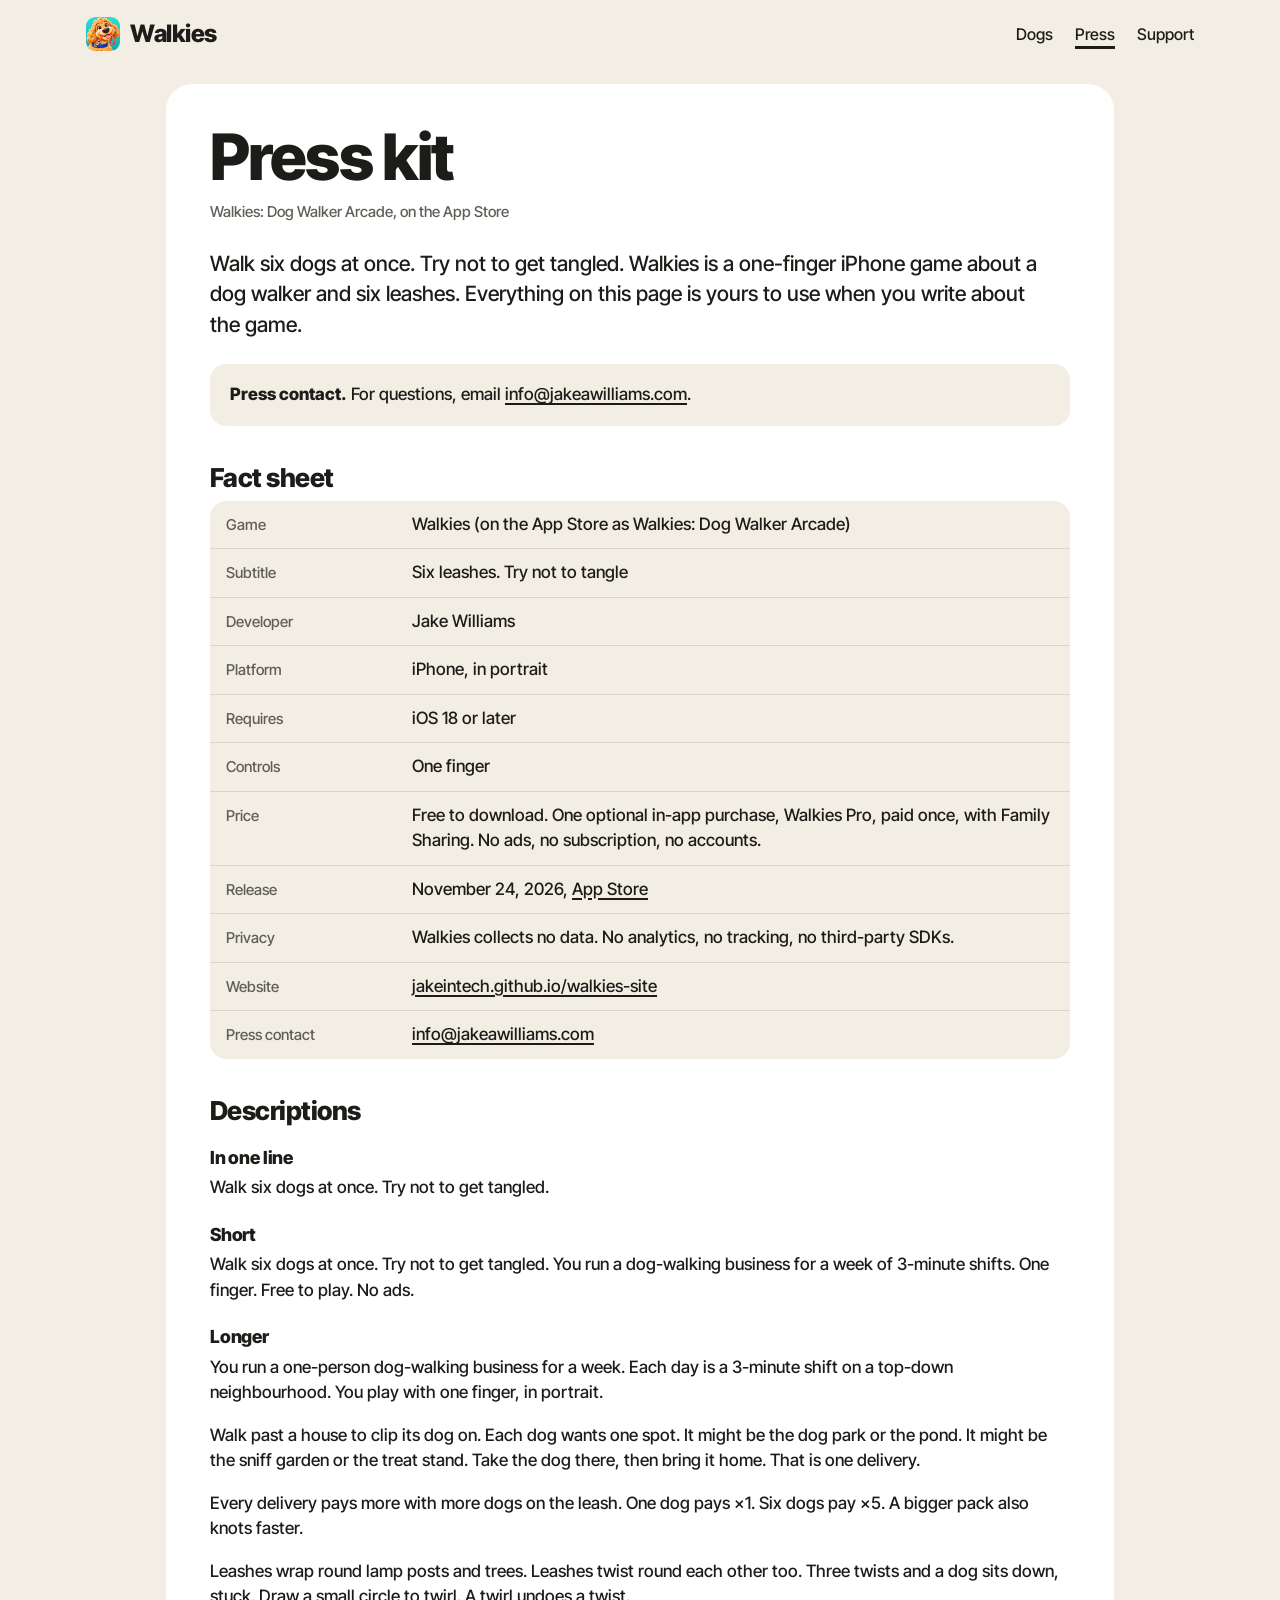
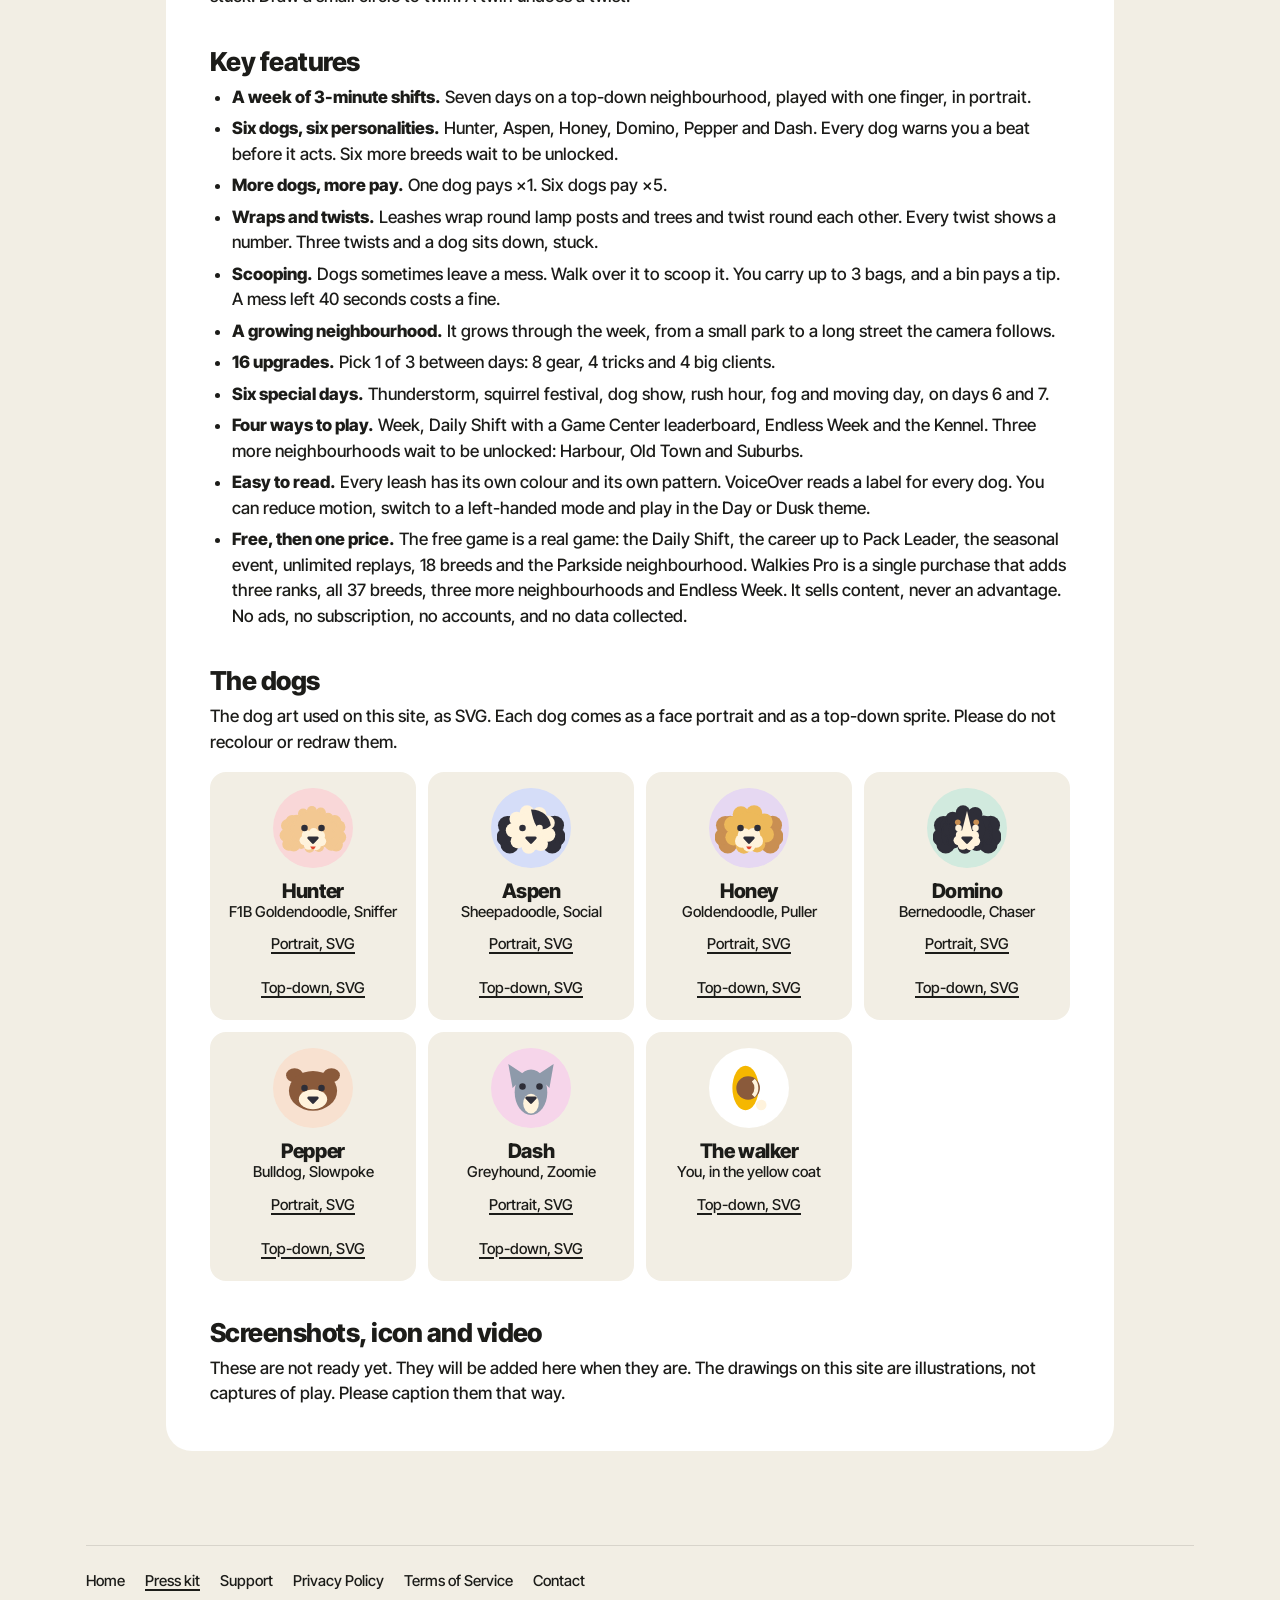
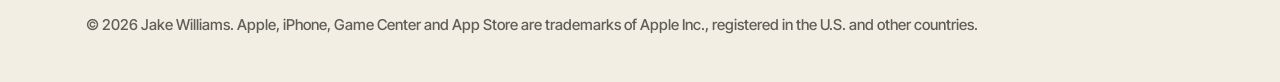
<file: press.html>
<!DOCTYPE html>
<html lang="en">
<head>
<meta charset="UTF-8">
<meta name="viewport" content="width=device-width, initial-scale=1">
<title>Press Kit | Walkies: Dog Walker Arcade</title>
<meta name="apple-itunes-app" content="app-id=6837052461">
<meta name="description" content="Press kit for Walkies: Dog Walker Arcade, a one-finger iPhone game about a dog walker and six leashes: fact sheet, descriptions, key features and dog art. On the App Store.">
<meta name="color-scheme" content="light dark">
<meta name="theme-color" content="#F2EEE4" media="(prefers-color-scheme: light)">
<meta name="theme-color" content="#0F1412" media="(prefers-color-scheme: dark)">
<!-- appmeta:start --><!-- appmeta:end -->
<link rel="canonical" href="https://jakeintech.github.io/walkies-site/press.html">
<link rel="icon" type="image/svg+xml" href="assets/favicon.svg">
<link rel="apple-touch-icon" href="assets/icon.png">
<meta property="og:type" content="website">
<meta property="og:site_name" content="Walkies: Dog Walker Arcade">
<meta property="og:title" content="Press Kit | Walkies: Dog Walker Arcade">
<meta property="og:description" content="Fact sheet, descriptions, key features and dog art for Walkies. On the App Store.">
<meta property="og:url" content="https://jakeintech.github.io/walkies-site/press.html">
<meta property="og:image" content="https://jakeintech.github.io/walkies-site/assets/og.png">
<meta property="og:image:width" content="1200">
<meta property="og:image:height" content="630">
<meta property="og:image:alt" content="Walkies: Dog Walker Arcade. Six leashes. Try not to tangle.">
<meta name="twitter:card" content="summary_large_image">
<meta name="twitter:title" content="Press Kit | Walkies: Dog Walker Arcade">
<meta name="twitter:description" content="Fact sheet, descriptions, key features and dog art for Walkies. On the App Store.">
<meta name="twitter:image" content="https://jakeintech.github.io/walkies-site/assets/og.png">
<link rel="preconnect" href="https://fonts.googleapis.com">
<link rel="preconnect" href="https://fonts.gstatic.com" crossorigin>
<link rel="stylesheet" href="https://fonts.googleapis.com/css2?family=Inter+Tight:wght@500;800&amp;display=swap">
<link rel="stylesheet" href="assets/site.css">
</head>
<body>
<a class="skip" href="#main">Skip to content</a>
<header class="wrap site-head">
  <a class="brand" href="./" aria-label="Walkies home">
    <object class="app-icon" data="assets/icon.png" type="image/png" aria-hidden="true" tabindex="-1"><img src="assets/favicon.svg" alt="" width="34" height="34"></object>
    Walkies
  </a>
  <nav class="site-nav" aria-label="Site">
    <a href="./#dogs">Dogs</a>
    <a href="press.html" aria-current="page">Press</a>
    <a href="support.html">Support</a>
  </nav>
</header>
<main id="main" class="doc wide">
<div class="card">
<h1>Press kit</h1>
<p class="updated">Walkies: Dog Walker Arcade, on the App Store</p>
<p class="lede">Walk six dogs at once. Try not to get tangled. Walkies is a one-finger iPhone game about a dog walker and six leashes. Everything on this page is yours to use when you write about the game.</p>

<div class="summary">
<p><strong>Press contact.</strong> For questions, email <a href="mailto:info@jakeawilliams.com">info@jakeawilliams.com</a>.</p>
</div>

<h2 id="facts">Fact sheet</h2>
<dl class="facts">
  <div><dt>Game</dt><dd>Walkies (on the App Store as Walkies: Dog Walker Arcade)</dd></div>
  <div><dt>Subtitle</dt><dd>Six leashes. Try not to tangle</dd></div>
  <div><dt>Developer</dt><dd>Jake Williams</dd></div>
  <div><dt>Platform</dt><dd>iPhone, in portrait</dd></div>
  <div><dt>Requires</dt><dd>iOS 18 or later</dd></div>
  <div><dt>Controls</dt><dd>One finger</dd></div>
  <div><dt>Price</dt><dd>Free to download. One optional in-app purchase, Walkies Pro, paid once, with Family Sharing. No ads, no subscription, no accounts.</dd></div>
  <div><dt>Release</dt><dd><!-- store-release:start -->November 24, 2026, <a href="https://apps.apple.com/app/id6837052461">App Store</a><!-- store-release:end --></dd></div>
  <div><dt>Privacy</dt><dd>Walkies collects no data. No analytics, no tracking, no third-party SDKs.</dd></div>
  <div><dt>Website</dt><dd><a href="https://jakeintech.github.io/walkies-site/">jakeintech.github.io/walkies-site</a></dd></div>
  <div><dt>Press contact</dt><dd><a href="mailto:info@jakeawilliams.com">info@jakeawilliams.com</a></dd></div>
</dl>

<h2 id="copy">Descriptions</h2>
<h3>In one line</h3>
<p>Walk six dogs at once. Try not to get tangled.</p>
<h3>Short</h3>
<p>Walk six dogs at once. Try not to get tangled. You run a dog-walking business for a week of 3-minute shifts. One finger. Free to play. No ads.</p>
<h3>Longer</h3>
<p>You run a one-person dog-walking business for a week. Each day is a 3-minute shift on a top-down neighbourhood. You play with one finger, in portrait.</p>
<p>Walk past a house to clip its dog on. Each dog wants one spot. It might be the dog park or the pond. It might be the sniff garden or the treat stand. Take the dog there, then bring it home. That is one delivery.</p>
<p>Every delivery pays more with more dogs on the leash. One dog pays ×1. Six dogs pay ×5. A bigger pack also knots faster.</p>
<p>Leashes wrap round lamp posts and trees. Leashes twist round each other too. Three twists and a dog sits down, stuck. Draw a small circle to twirl. A twirl undoes a twist.</p>

<h2 id="features">Key features</h2>
<ul class="list">
<li><strong>A week of 3-minute shifts.</strong> Seven days on a top-down neighbourhood, played with one finger, in portrait.</li>
<li><strong>Six dogs, six personalities.</strong> Hunter, Aspen, Honey, Domino, Pepper and Dash. Every dog warns you a beat before it acts. Six more breeds wait to be unlocked.</li>
<li><strong>More dogs, more pay.</strong> One dog pays ×1. Six dogs pay ×5.</li>
<li><strong>Wraps and twists.</strong> Leashes wrap round lamp posts and trees and twist round each other. Every twist shows a number. Three twists and a dog sits down, stuck.</li>
<li><strong>Scooping.</strong> Dogs sometimes leave a mess. Walk over it to scoop it. You carry up to 3 bags, and a bin pays a tip. A mess left 40 seconds costs a fine.</li>
<li><strong>A growing neighbourhood.</strong> It grows through the week, from a small park to a long street the camera follows.</li>
<li><strong>16 upgrades.</strong> Pick 1 of 3 between days: 8 gear, 4 tricks and 4 big clients.</li>
<li><strong>Six special days.</strong> Thunderstorm, squirrel festival, dog show, rush hour, fog and moving day, on days 6 and 7.</li>
<li><strong>Four ways to play.</strong> Week, Daily Shift with a Game Center leaderboard, Endless Week and the Kennel. Three more neighbourhoods wait to be unlocked: Harbour, Old Town and Suburbs.</li>
<li><strong>Easy to read.</strong> Every leash has its own colour and its own pattern. VoiceOver reads a label for every dog. You can reduce motion, switch to a left-handed mode and play in the Day or Dusk theme.</li>
<li><strong>Free, then one price.</strong> The free game is a real game: the Daily Shift, the career up to Pack Leader, the seasonal event, unlimited replays, 18 breeds and the Parkside neighbourhood. Walkies Pro is a single purchase that adds three ranks, all 37 breeds, three more neighbourhoods and Endless Week. It sells content, never an advantage. No ads, no subscription, no accounts, and no data collected.</li>
</ul>

<h2 id="dogs">The dogs</h2>
<p>The dog art used on this site, as SVG. Each dog comes as a face portrait and as a top-down sprite. Please do not recolour or redraw them.</p>
<ul class="kit">
<li><span class="face tint-1"><img src="assets/dogs/hunter-portrait.svg" width="96" height="96" alt="Hunter, F1B Goldendoodle."></span><b>Hunter</b>F1B Goldendoodle, Sniffer<br><a href="assets/dogs/hunter-portrait.svg" download>Portrait, SVG</a><br><a href="assets/dogs/hunter-walking.svg" download>Top-down, SVG</a></li>
<li><span class="face tint-2"><img src="assets/dogs/aspen-portrait.svg" width="96" height="96" alt="Aspen, Sheepadoodle."></span><b>Aspen</b>Sheepadoodle, Social<br><a href="assets/dogs/aspen-portrait.svg" download>Portrait, SVG</a><br><a href="assets/dogs/aspen-walking.svg" download>Top-down, SVG</a></li>
<li><span class="face tint-3"><img src="assets/dogs/honey-portrait.svg" width="96" height="96" alt="Honey, Goldendoodle."></span><b>Honey</b>Goldendoodle, Puller<br><a href="assets/dogs/honey-portrait.svg" download>Portrait, SVG</a><br><a href="assets/dogs/honey-walking.svg" download>Top-down, SVG</a></li>
<li><span class="face tint-4"><img src="assets/dogs/domino-portrait.svg" width="96" height="96" alt="Domino, Bernedoodle."></span><b>Domino</b>Bernedoodle, Chaser<br><a href="assets/dogs/domino-portrait.svg" download>Portrait, SVG</a><br><a href="assets/dogs/domino-walking.svg" download>Top-down, SVG</a></li>
<li><span class="face tint-5"><img src="assets/dogs/pepper-portrait.svg" width="96" height="96" alt="Pepper, Bulldog."></span><b>Pepper</b>Bulldog, Slowpoke<br><a href="assets/dogs/pepper-portrait.svg" download>Portrait, SVG</a><br><a href="assets/dogs/pepper-walking.svg" download>Top-down, SVG</a></li>
<li><span class="face tint-6"><img src="assets/dogs/dash-portrait.svg" width="96" height="96" alt="Dash, Greyhound."></span><b>Dash</b>Greyhound, Zoomie<br><a href="assets/dogs/dash-portrait.svg" download>Portrait, SVG</a><br><a href="assets/dogs/dash-walking.svg" download>Top-down, SVG</a></li>
<li><img class="walk" src="assets/dogs/walker.svg" width="64" height="64" alt="The walker, seen from above in a yellow coat."><b>The walker</b>You, in the yellow coat<br><a href="assets/dogs/walker.svg" download>Top-down, SVG</a></li>
</ul>

<h2 id="later">Screenshots, icon and video</h2>
<p>These are not ready yet. They will be added here when they are. The drawings on this site are illustrations, not captures of play. Please caption them that way.</p>
</div>
</main>
<footer class="site-foot">
  <div class="wrap">
    <nav aria-label="Footer">
      <a href="./">Home</a>
      <a href="press.html" aria-current="page">Press kit</a>
      <a href="support.html">Support</a>
      <a href="privacy-policy.html">Privacy Policy</a>
      <a href="terms-of-service.html">Terms of Service</a>
      <a href="mailto:info@jakeawilliams.com">Contact</a>
    </nav>
    <p>&copy; 2026 Jake Williams. Apple, iPhone, Game Center and App Store are trademarks of Apple Inc., registered in the U.S. and other countries.</p>
  </div>
</footer>
</body>
</html>
</file>
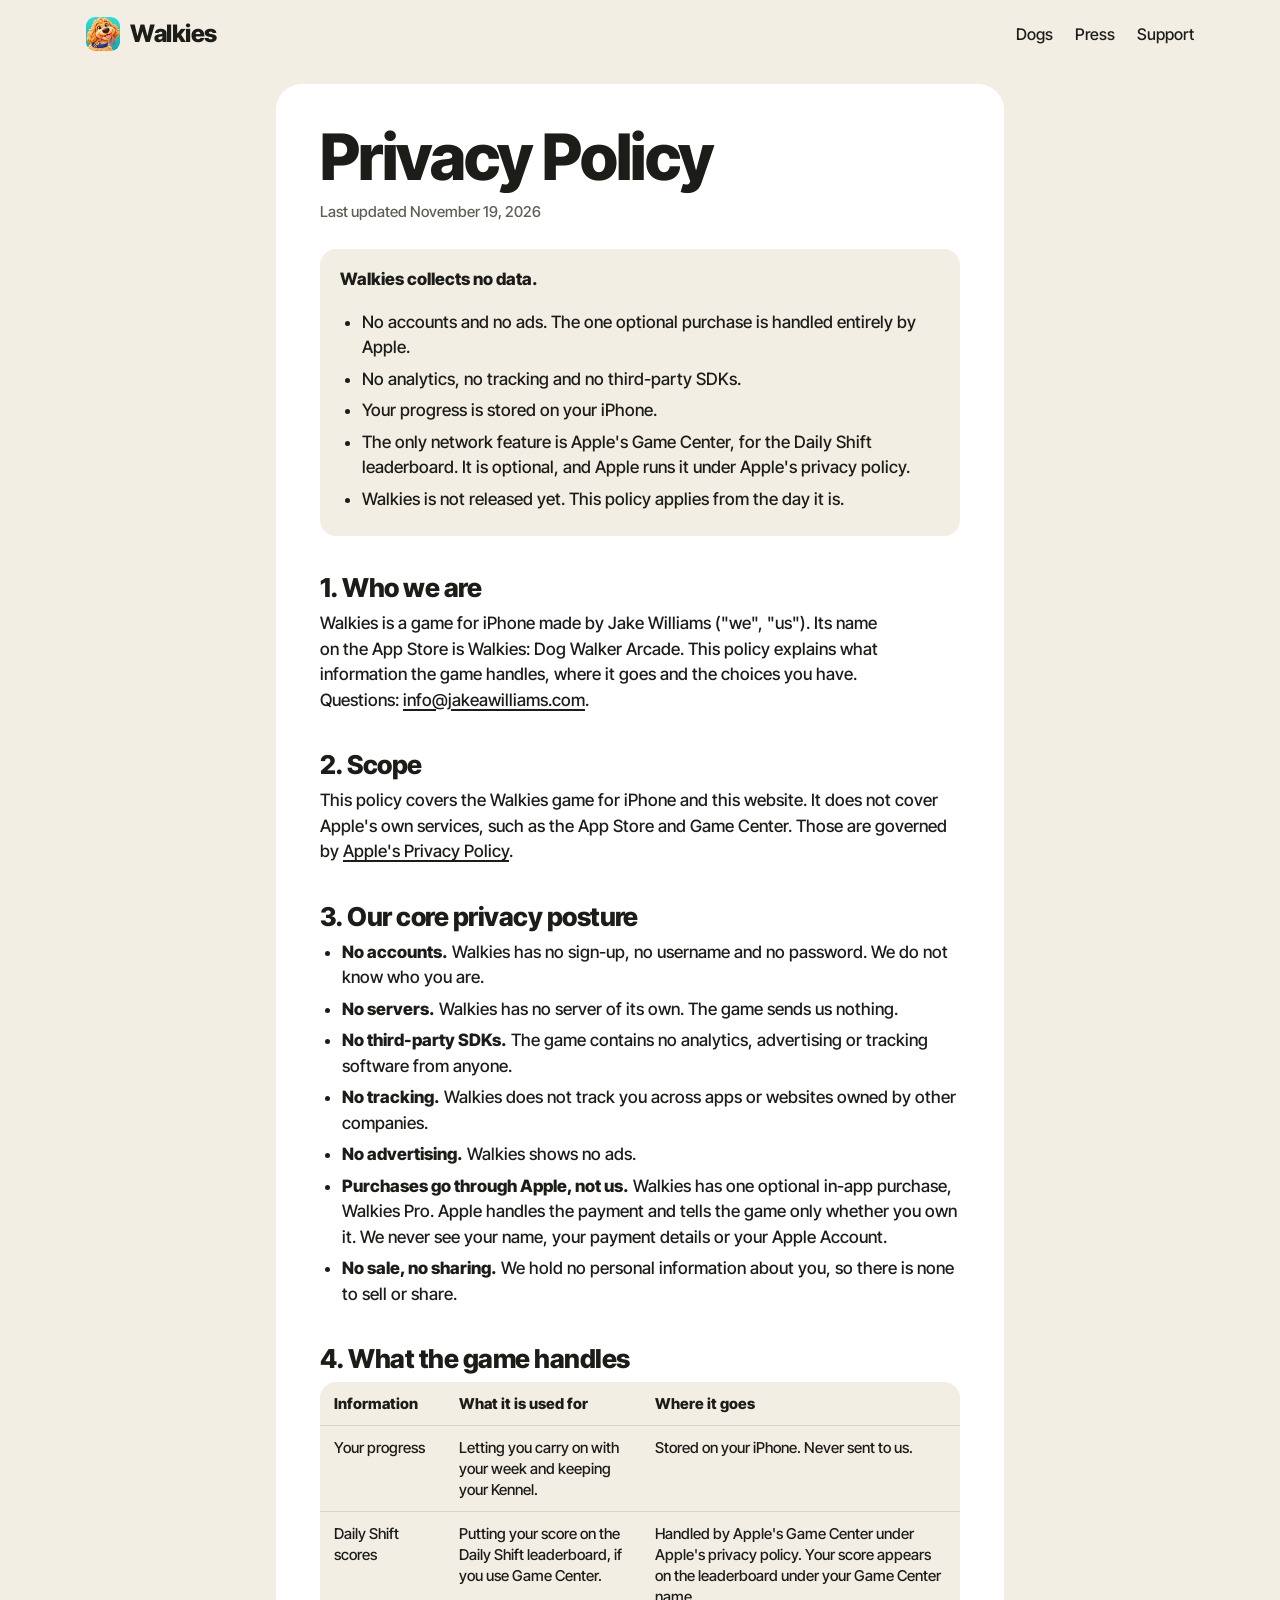
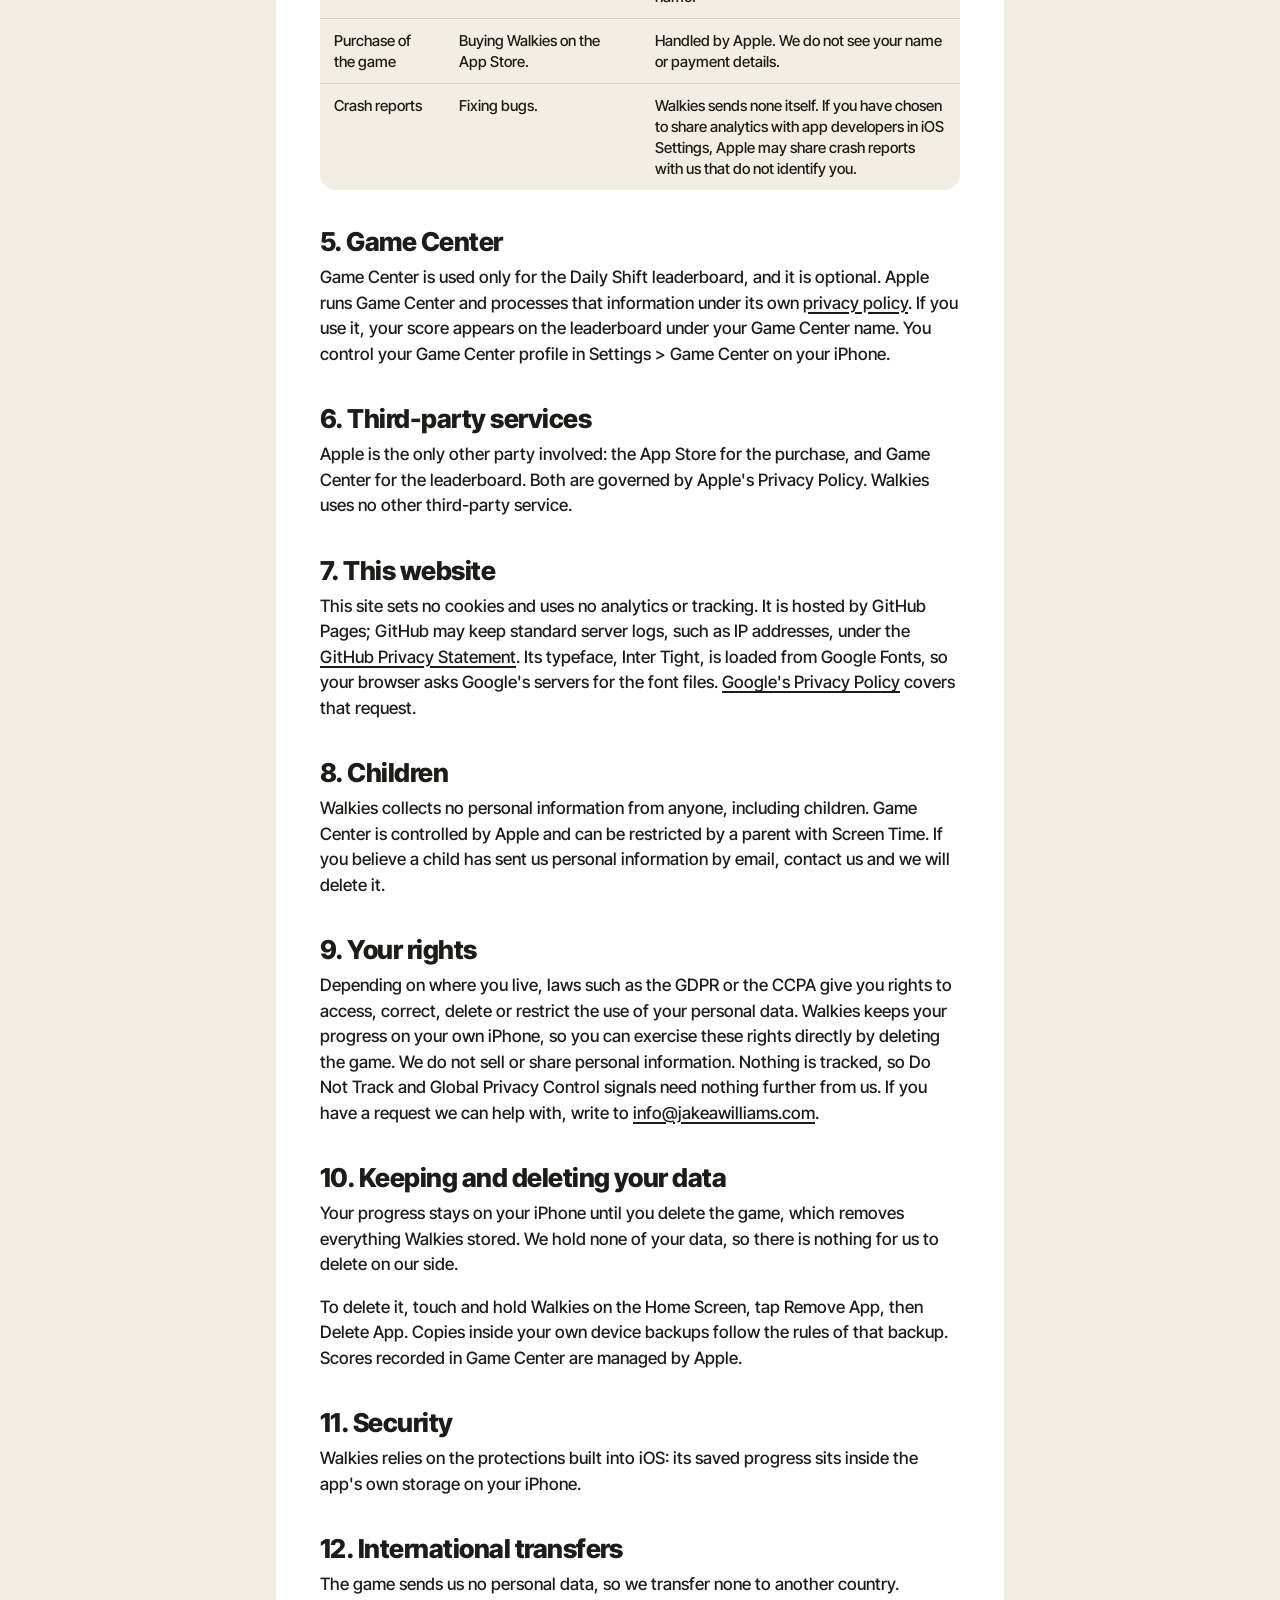
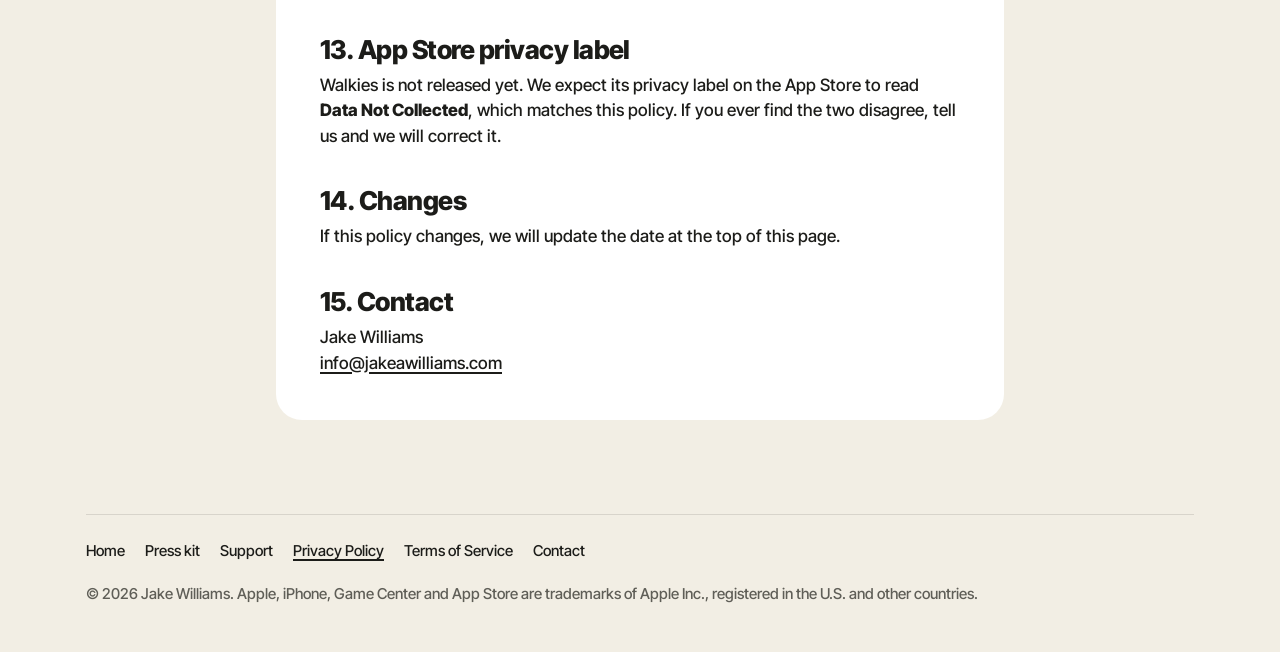
<file: privacy-policy.html>
<!DOCTYPE html>
<html lang="en">
<head>
<meta charset="UTF-8">
<meta name="viewport" content="width=device-width, initial-scale=1">
<title>Privacy Policy | Walkies: Dog Walker Arcade</title>
<meta name="apple-itunes-app" content="app-id=6837052461">
<meta name="description" content="Walkies: Dog Walker Arcade collects no data. No accounts, no ads, no analytics and no tracking. Your progress is stored on your iPhone. Purchases are handled by Apple. The Daily Shift leaderboard uses Apple&#39;s Game Center.">
<meta name="color-scheme" content="light dark">
<meta name="theme-color" content="#F2EEE4" media="(prefers-color-scheme: light)">
<meta name="theme-color" content="#0F1412" media="(prefers-color-scheme: dark)">
<!-- appmeta:start --><!-- appmeta:end -->
<link rel="canonical" href="https://jakeintech.github.io/walkies-site/privacy-policy.html">
<link rel="icon" type="image/svg+xml" href="assets/favicon.svg">
<link rel="apple-touch-icon" href="assets/icon.png">
<meta property="og:type" content="website">
<meta property="og:site_name" content="Walkies: Dog Walker Arcade">
<meta property="og:title" content="Privacy Policy | Walkies: Dog Walker Arcade">
<meta property="og:description" content="Walkies collects no data. No accounts, no ads, no analytics and no tracking. Your progress is stored on your iPhone.">
<meta property="og:url" content="https://jakeintech.github.io/walkies-site/privacy-policy.html">
<meta property="og:image" content="https://jakeintech.github.io/walkies-site/assets/og.png">
<meta property="og:image:width" content="1200">
<meta property="og:image:height" content="630">
<meta property="og:image:alt" content="Walkies: Dog Walker Arcade. Six leashes. Try not to tangle.">
<meta name="twitter:card" content="summary_large_image">
<meta name="twitter:title" content="Privacy Policy | Walkies: Dog Walker Arcade">
<meta name="twitter:description" content="Walkies collects no data. No accounts, no ads, no analytics and no tracking. Your progress is stored on your iPhone.">
<meta name="twitter:image" content="https://jakeintech.github.io/walkies-site/assets/og.png">
<link rel="preconnect" href="https://fonts.googleapis.com">
<link rel="preconnect" href="https://fonts.gstatic.com" crossorigin>
<link rel="stylesheet" href="https://fonts.googleapis.com/css2?family=Inter+Tight:wght@500;800&amp;display=swap">
<link rel="stylesheet" href="assets/site.css">
</head>
<body>
<a class="skip" href="#main">Skip to content</a>
<header class="wrap site-head">
  <a class="brand" href="./" aria-label="Walkies home">
    <object class="app-icon" data="assets/icon.png" type="image/png" aria-hidden="true" tabindex="-1"><img src="assets/favicon.svg" alt="" width="34" height="34"></object>
    Walkies
  </a>
  <nav class="site-nav" aria-label="Site">
    <a href="./#dogs">Dogs</a>
    <a href="press.html">Press</a>
    <a href="support.html">Support</a>
  </nav>
</header>
<main id="main" class="doc">
<div class="card">
<h1>Privacy Policy</h1>
<p class="updated">Last updated November 19, 2026</p>

<div class="summary">
<p><strong>Walkies collects no data.</strong></p>
<ul class="list">
<li>No accounts and no ads. The one optional purchase is handled entirely by Apple.</li>
<li>No analytics, no tracking and no third-party SDKs.</li>
<li>Your progress is stored on your iPhone.</li>
<li>The only network feature is Apple's Game Center, for the Daily Shift leaderboard. It is optional, and Apple runs it under Apple's privacy policy.</li>
<li>Walkies is not released yet. This policy applies from the day it is.</li>
</ul>
</div>

<h2>1. Who we are</h2>
<p>Walkies is a game for iPhone made by Jake Williams ("we", "us"). Its name on the App Store is Walkies: Dog Walker Arcade. This policy explains what information the game handles, where it goes and the choices you have. Questions: <a href="mailto:info@jakeawilliams.com">info@jakeawilliams.com</a>.</p>

<h2>2. Scope</h2>
<p>This policy covers the Walkies game for iPhone and this website. It does not cover Apple's own services, such as the App Store and Game Center. Those are governed by <a href="https://www.apple.com/legal/privacy/">Apple's Privacy Policy</a>.</p>

<h2>3. Our core privacy posture</h2>
<ul class="list">
<li><strong>No accounts.</strong> Walkies has no sign-up, no username and no password. We do not know who you are.</li>
<li><strong>No servers.</strong> Walkies has no server of its own. The game sends us nothing.</li>
<li><strong>No third-party SDKs.</strong> The game contains no analytics, advertising or tracking software from anyone.</li>
<li><strong>No tracking.</strong> Walkies does not track you across apps or websites owned by other companies.</li>
<li><strong>No advertising.</strong> Walkies shows no ads.</li>
<li><strong>Purchases go through Apple, not us.</strong> Walkies has one optional in-app purchase, Walkies Pro. Apple handles the payment and tells the game only whether you own it. We never see your name, your payment details or your Apple Account.</li>
<li><strong>No sale, no sharing.</strong> We hold no personal information about you, so there is none to sell or share.</li>
</ul>

<h2>4. What the game handles</h2>
<div class="table-wrap"><table>
<thead><tr><th>Information</th><th>What it is used for</th><th>Where it goes</th></tr></thead>
<tbody>
<tr><td data-label="Information">Your progress</td><td data-label="What it is used for">Letting you carry on with your week and keeping your Kennel.</td><td data-label="Where it goes">Stored on your iPhone. Never sent to us.</td></tr>
<tr><td data-label="Information">Daily Shift scores</td><td data-label="What it is used for">Putting your score on the Daily Shift leaderboard, if you use Game Center.</td><td data-label="Where it goes">Handled by Apple's Game Center under Apple's privacy policy. Your score appears on the leaderboard under your Game Center name.</td></tr>
<tr><td data-label="Information">Purchase of the game</td><td data-label="What it is used for">Buying Walkies on the App Store.</td><td data-label="Where it goes">Handled by Apple. We do not see your name or payment details.</td></tr>
<tr><td data-label="Information">Crash reports</td><td data-label="What it is used for">Fixing bugs.</td><td data-label="Where it goes">Walkies sends none itself. If you have chosen to share analytics with app developers in iOS Settings, Apple may share crash reports with us that do not identify you.</td></tr>
</tbody></table></div>

<h2>5. Game Center</h2>
<p>Game Center is used only for the Daily Shift leaderboard, and it is optional. Apple runs Game Center and processes that information under its own <a href="https://www.apple.com/legal/privacy/">privacy policy</a>. If you use it, your score appears on the leaderboard under your Game Center name. You control your Game Center profile in Settings &gt; Game Center on your iPhone.</p>

<h2>6. Third-party services</h2>
<p>Apple is the only other party involved: the App Store for the purchase, and Game Center for the leaderboard. Both are governed by Apple's Privacy Policy. Walkies uses no other third-party service.</p>

<h2>7. This website</h2>
<p>This site sets no cookies and uses no analytics or tracking. It is hosted by GitHub Pages; GitHub may keep standard server logs, such as IP addresses, under the <a href="https://docs.github.com/en/site-policy/privacy-policies/github-general-privacy-statement">GitHub Privacy Statement</a>. Its typeface, Inter Tight, is loaded from Google Fonts, so your browser asks Google's servers for the font files. <a href="https://policies.google.com/privacy">Google's Privacy Policy</a> covers that request.</p>

<h2>8. Children</h2>
<p>Walkies collects no personal information from anyone, including children. Game Center is controlled by Apple and can be restricted by a parent with Screen Time. If you believe a child has sent us personal information by email, contact us and we will delete it.</p>

<h2>9. Your rights</h2>
<p>Depending on where you live, laws such as the GDPR or the CCPA give you rights to access, correct, delete or restrict the use of your personal data. Walkies keeps your progress on your own iPhone, so you can exercise these rights directly by deleting the game. We do not sell or share personal information. Nothing is tracked, so Do Not Track and Global Privacy Control signals need nothing further from us. If you have a request we can help with, write to <a href="mailto:info@jakeawilliams.com">info@jakeawilliams.com</a>.</p>

<h2 id="delete">10. Keeping and deleting your data</h2>
<p>Your progress stays on your iPhone until you delete the game, which removes everything Walkies stored. We hold none of your data, so there is nothing for us to delete on our side.</p>
<p>To delete it, touch and hold Walkies on the Home Screen, tap Remove App, then Delete App. Copies inside your own device backups follow the rules of that backup. Scores recorded in Game Center are managed by Apple.</p>

<h2>11. Security</h2>
<p>Walkies relies on the protections built into iOS: its saved progress sits inside the app's own storage on your iPhone.</p>

<h2>12. International transfers</h2>
<p>The game sends us no personal data, so we transfer none to another country.</p>

<h2>13. App Store privacy label</h2>
<p>Walkies is not released yet. We expect its privacy label on the App Store to read <strong>Data Not Collected</strong>, which matches this policy. If you ever find the two disagree, tell us and we will correct it.</p>

<h2>14. Changes</h2>
<p>If this policy changes, we will update the date at the top of this page.</p>

<h2>15. Contact</h2>
<p>Jake Williams<br><a href="mailto:info@jakeawilliams.com">info@jakeawilliams.com</a></p>
</div>
</main>
<footer class="site-foot">
  <div class="wrap">
    <nav aria-label="Footer">
      <a href="./">Home</a>
      <a href="press.html">Press kit</a>
      <a href="support.html">Support</a>
      <a href="privacy-policy.html" aria-current="page">Privacy Policy</a>
      <a href="terms-of-service.html">Terms of Service</a>
      <a href="mailto:info@jakeawilliams.com">Contact</a>
    </nav>
    <p>&copy; 2026 Jake Williams. Apple, iPhone, Game Center and App Store are trademarks of Apple Inc., registered in the U.S. and other countries.</p>
  </div>
</footer>
</body>
</html>
</file>
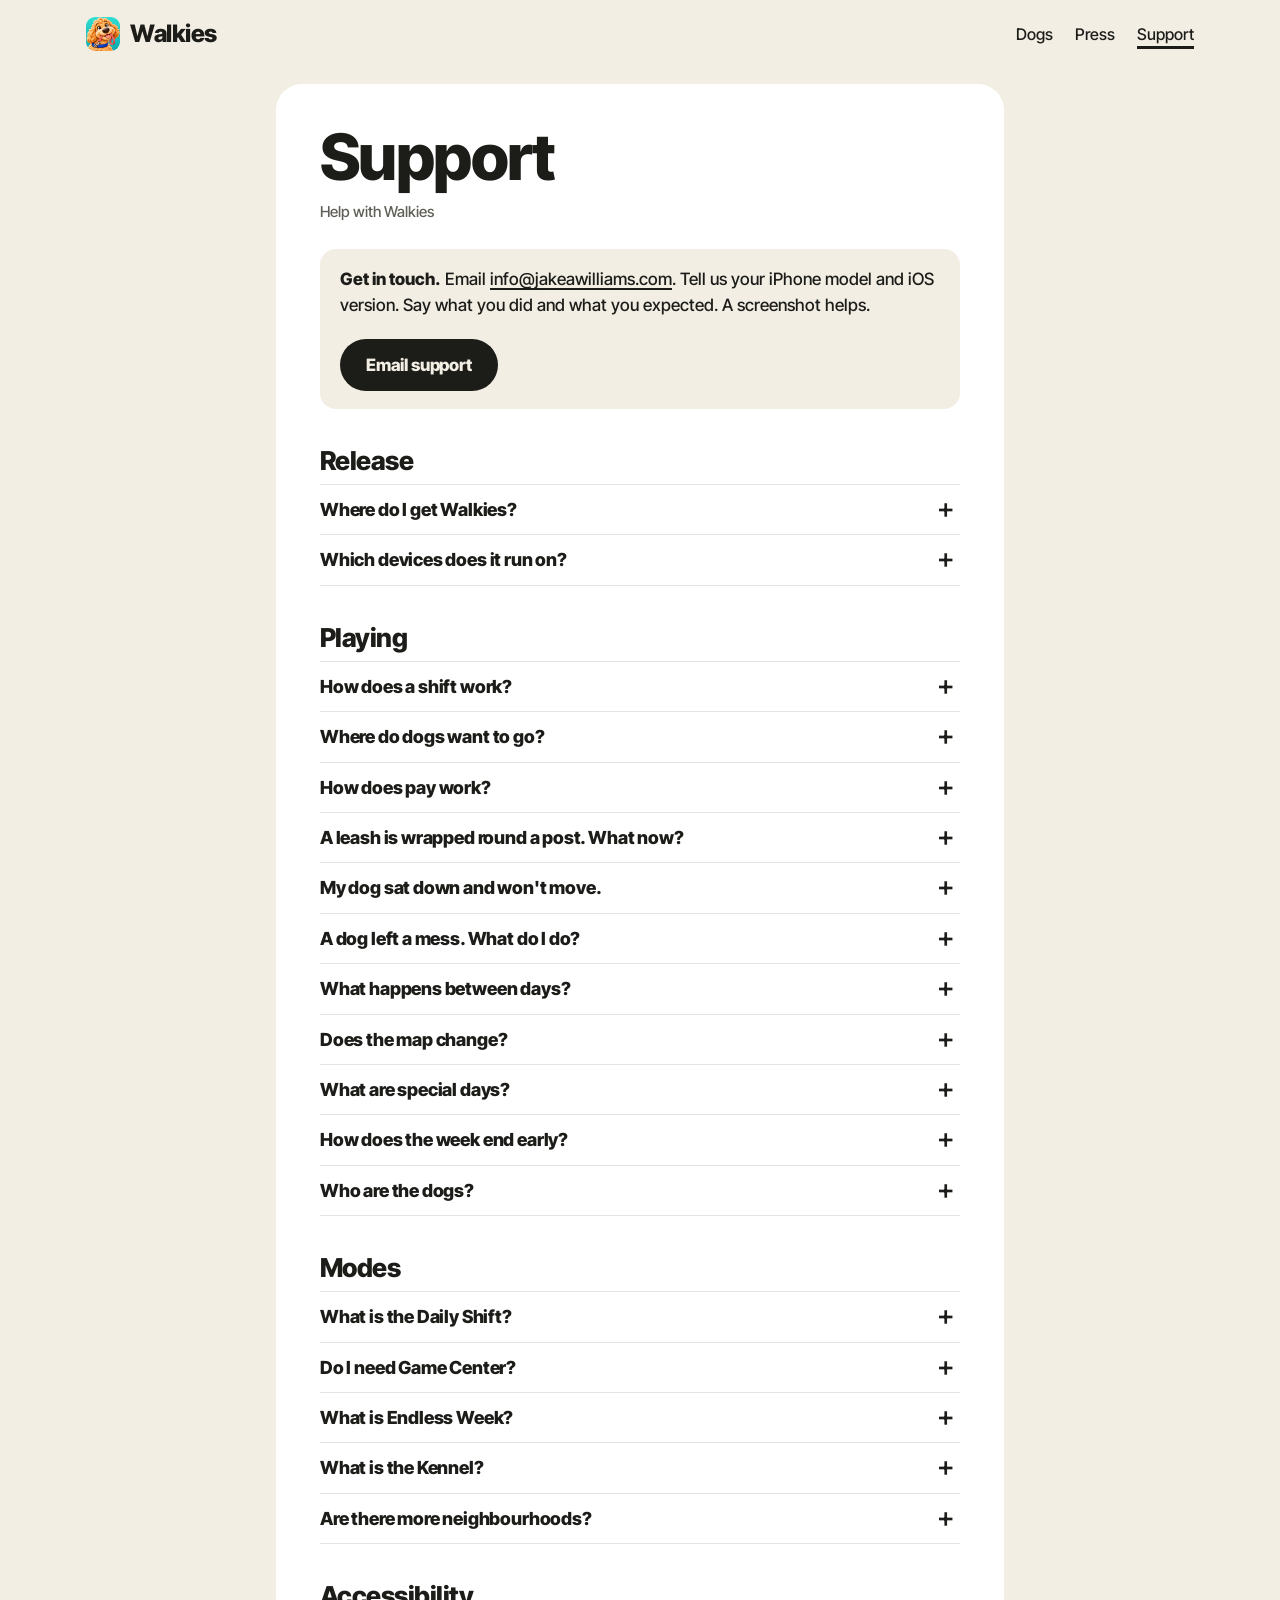
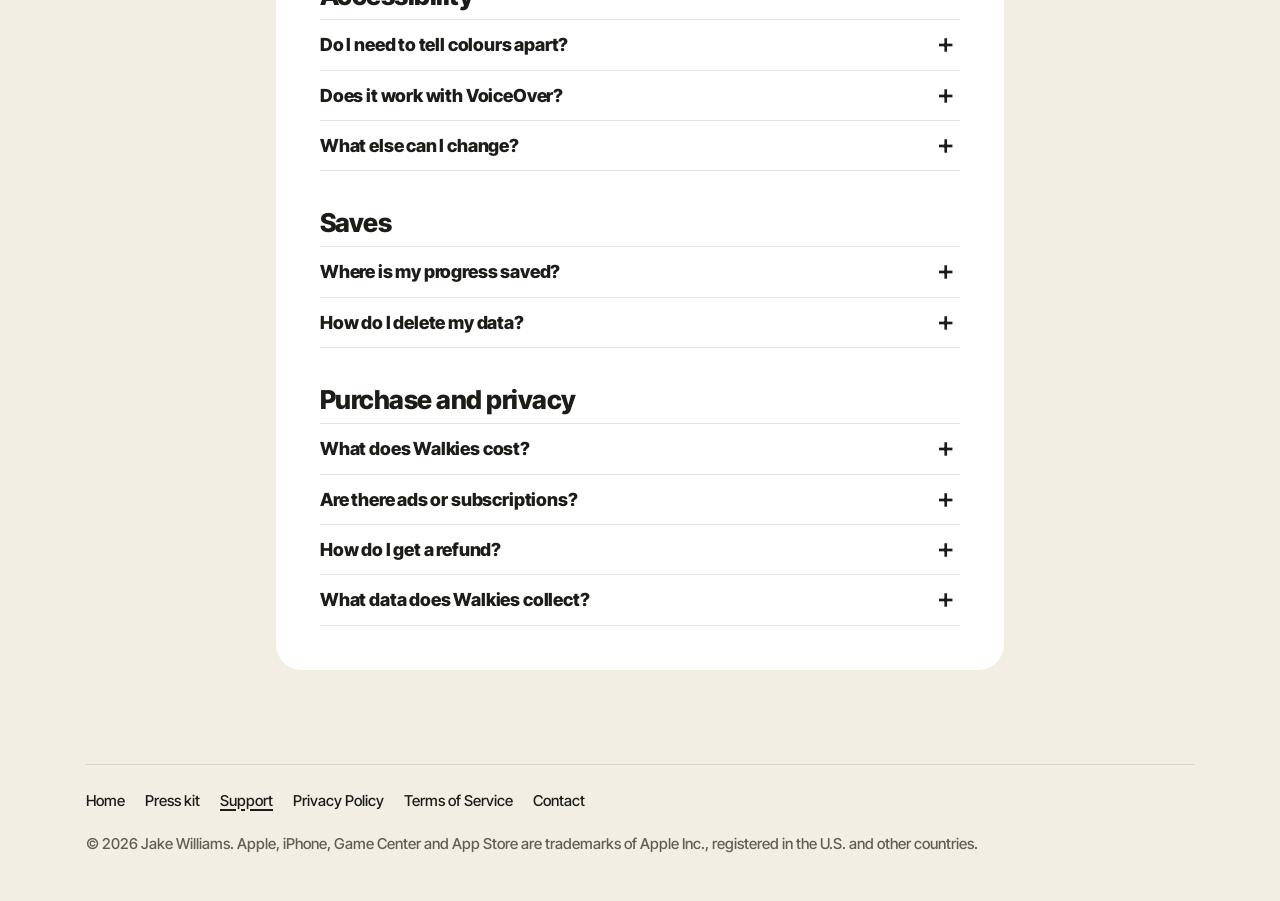
<file: support.html>
<!DOCTYPE html>
<html lang="en">
<head>
<meta charset="UTF-8">
<meta name="viewport" content="width=device-width, initial-scale=1">
<title>Support | Walkies: Dog Walker Arcade</title>
<meta name="apple-itunes-app" content="app-id=6837052461">
<meta name="description" content="Help with Walkies: Dog Walker Arcade for iPhone: how a shift works, wraps and twists, scooping, the Daily Shift and Game Center, saves, price and privacy, and how to get in touch.">
<meta name="color-scheme" content="light dark">
<meta name="theme-color" content="#F2EEE4" media="(prefers-color-scheme: light)">
<meta name="theme-color" content="#0F1412" media="(prefers-color-scheme: dark)">
<!-- appmeta:start --><!-- appmeta:end -->
<link rel="canonical" href="https://jakeintech.github.io/walkies-site/support.html">
<link rel="icon" type="image/svg+xml" href="assets/favicon.svg">
<link rel="apple-touch-icon" href="assets/icon.png">
<meta property="og:type" content="website">
<meta property="og:site_name" content="Walkies: Dog Walker Arcade">
<meta property="og:title" content="Support | Walkies: Dog Walker Arcade">
<meta property="og:description" content="Help with Walkies for iPhone, and how to get in touch.">
<meta property="og:url" content="https://jakeintech.github.io/walkies-site/support.html">
<meta property="og:image" content="https://jakeintech.github.io/walkies-site/assets/og.png">
<meta property="og:image:width" content="1200">
<meta property="og:image:height" content="630">
<meta property="og:image:alt" content="Walkies: Dog Walker Arcade. Six leashes. Try not to tangle.">
<meta name="twitter:card" content="summary_large_image">
<meta name="twitter:title" content="Support | Walkies: Dog Walker Arcade">
<meta name="twitter:description" content="Help with Walkies for iPhone, and how to get in touch.">
<meta name="twitter:image" content="https://jakeintech.github.io/walkies-site/assets/og.png">
<link rel="preconnect" href="https://fonts.googleapis.com">
<link rel="preconnect" href="https://fonts.gstatic.com" crossorigin>
<link rel="stylesheet" href="https://fonts.googleapis.com/css2?family=Inter+Tight:wght@500;800&amp;display=swap">
<link rel="stylesheet" href="assets/site.css">
</head>
<body>
<a class="skip" href="#main">Skip to content</a>
<header class="wrap site-head">
  <a class="brand" href="./" aria-label="Walkies home">
    <object class="app-icon" data="assets/icon.png" type="image/png" aria-hidden="true" tabindex="-1"><img src="assets/favicon.svg" alt="" width="34" height="34"></object>
    Walkies
  </a>
  <nav class="site-nav" aria-label="Site">
    <a href="./#dogs">Dogs</a>
    <a href="press.html">Press</a>
    <a href="support.html" aria-current="page">Support</a>
  </nav>
</header>
<main id="main" class="doc">
<div class="card">
<h1>Support</h1>
<p class="updated">Help with Walkies</p>

<div class="summary">
<p><strong>Get in touch.</strong> Email <a href="mailto:info@jakeawilliams.com">info@jakeawilliams.com</a>. Tell us your iPhone model and iOS version. Say what you did and what you expected. A screenshot helps.</p>
<p><a class="btn" href="mailto:info@jakeawilliams.com?subject=Walkies%20support">Email support</a></p>
</div>

<h2 id="release">Release</h2>
<div class="faq">
<details><summary>Where do I get Walkies?</summary><p>On the App Store for iPhone: <a href="https://apps.apple.com/app/id6837052461">Walkies: Dog Walker Arcade</a>. It is free to download.</p></details>
<details><summary>Which devices does it run on?</summary><p>Walkies is for iPhone. It requires iOS 18 or later. You play in portrait.</p></details>
</div>

<h2 id="playing">Playing</h2>
<div class="faq">
<details><summary>How does a shift work?</summary><p>A shift is 3 minutes on a top-down neighbourhood. Walk past a house to clip its dog on. Take the dog to the spot it wants. Then bring it home. That is one delivery.</p></details>
<details><summary>Where do dogs want to go?</summary><p>Each dog wants one spot. It might be the dog park or the pond. It might be the sniff garden or the treat stand.</p></details>
<details><summary>How does pay work?</summary><p>Every delivery pays more with more dogs on the leash. One dog pays ×1. Six dogs pay ×5. A bigger pack also knots faster.</p></details>
<details><summary>A leash is wrapped round a post. What now?</summary><p>Leashes wrap round lamp posts and trees. Walk back round the post to unwrap.</p></details>
<details><summary>My dog sat down and won't move.</summary><p>Its leash has three twists. Every twist shows a number. Three twists and a dog sits down, stuck. Draw a small circle to twirl. A twirl undoes a twist.</p></details>
<details><summary>A dog left a mess. What do I do?</summary><p>Walk over it to scoop it. You carry up to 3 bags. A bin pays a tip. A mess left 40 seconds costs a fine.</p></details>
<details><summary>What happens between days?</summary><p>You pick 1 of 3 upgrades. There are 16: 8 gear, 4 tricks and 4 big clients.</p></details>
<details><summary>Does the map change?</summary><p>Yes. The neighbourhood grows through the week. It starts as a small park. It ends as a long street. The camera follows you.</p></details>
<details><summary>What are special days?</summary><p>Days 6 and 7 are special days. There are six kinds. Thunderstorm, squirrel festival and dog show. Rush hour, fog and moving day.</p></details>
<details><summary>How does the week end early?</summary><p>Each day has a target to earn. Three strikes close the business.</p></details>
<details><summary>Who are the dogs?</summary><p>You start with six dogs. Hunter is a Sniffer. Aspen is Social. Honey is a Puller. Domino is a Chaser. Pepper is a Slowpoke. Dash is a Zoomie. Six more breeds wait to be unlocked. <a href="./#dogs">Meet the dogs</a></p></details>
</div>

<h2 id="modes">Modes</h2>
<div class="faq">
<details><summary>What is the Daily Shift?</summary><p>One seeded day, the same for everyone. You get one attempt. Scores go to a Game Center leaderboard.</p></details>
<details><summary>Do I need Game Center?</summary><p>No. Game Center is optional. Walkies only uses it for the Daily Shift leaderboard. Apple runs it. You manage it in Settings &gt; Game Center on your iPhone.</p></details>
<details><summary>What is Endless Week?</summary><p>Keep walking after day 7. The targets keep growing.</p></details>
<details><summary>What is the Kennel?</summary><p>Every dog you have walked home 5 times or more.</p></details>
<details><summary>Are there more neighbourhoods?</summary><p>Yes. Three more wait to be unlocked. They are Harbour, Old Town and Suburbs.</p></details>
</div>

<h2 id="access">Accessibility</h2>
<div class="faq">
<details><summary>Do I need to tell colours apart?</summary><p>No. Every leash has its own colour and its own pattern. Colour is never the only signal.</p></details>
<details><summary>Does it work with VoiceOver?</summary><p>VoiceOver reads a label for every dog.</p></details>
<details><summary>What else can I change?</summary><p>You can reduce motion. You can switch to a left-handed mode. You can play in the Day or Dusk theme.</p></details>
</div>

<h2 id="saves">Saves</h2>
<div class="faq">
<details><summary>Where is my progress saved?</summary><p>On your iPhone. Walkies has no accounts, so we hold no copy.</p></details>
<details><summary>How do I delete my data?</summary><p>Delete the game. Touch and hold Walkies on the Home Screen. Tap Remove App, then Delete App. We hold no copy, so nothing else needs deleting. The <a href="privacy-policy.html#delete">privacy policy</a> has more.</p></details>
</div>

<h2 id="purchase">Purchase and privacy</h2>
<div class="faq">
<details><summary>What does Walkies cost?</summary><p>Nothing to download, and the free game is a real game: the Daily Shift, the career up to Pack Leader, the seasonal event, unlimited replays, 18 breeds and the Parkside neighbourhood. If you want the rest, Walkies Pro is one purchase, once &mdash; three more ranks, all 37 breeds, three more neighbourhoods and Endless Week. It is shared with your family, and it never expires.</p></details>
<details><summary>Are there ads or subscriptions?</summary><p>No ads, ever, and no subscription. There is one optional in-app purchase, Walkies Pro, bought once. It adds content &mdash; it never makes a shift easier or a score higher. There are no accounts either.</p></details>
<details><summary>How do I get a refund?</summary><p>Apple handles all App Store payments and refunds. Request one at <a href="https://reportaproblem.apple.com">reportaproblem.apple.com</a>.</p></details>
<details><summary>What data does Walkies collect?</summary><p>None. Walkies has no analytics, no tracking and no third-party SDKs. The <a href="privacy-policy.html">privacy policy</a> has the detail.</p></details>
</div>
</div>
</main>
<footer class="site-foot">
  <div class="wrap">
    <nav aria-label="Footer">
      <a href="./">Home</a>
      <a href="press.html">Press kit</a>
      <a href="support.html" aria-current="page">Support</a>
      <a href="privacy-policy.html">Privacy Policy</a>
      <a href="terms-of-service.html">Terms of Service</a>
      <a href="mailto:info@jakeawilliams.com">Contact</a>
    </nav>
    <p>&copy; 2026 Jake Williams. Apple, iPhone, Game Center and App Store are trademarks of Apple Inc., registered in the U.S. and other countries.</p>
  </div>
</footer>
</body>
</html>
</file>
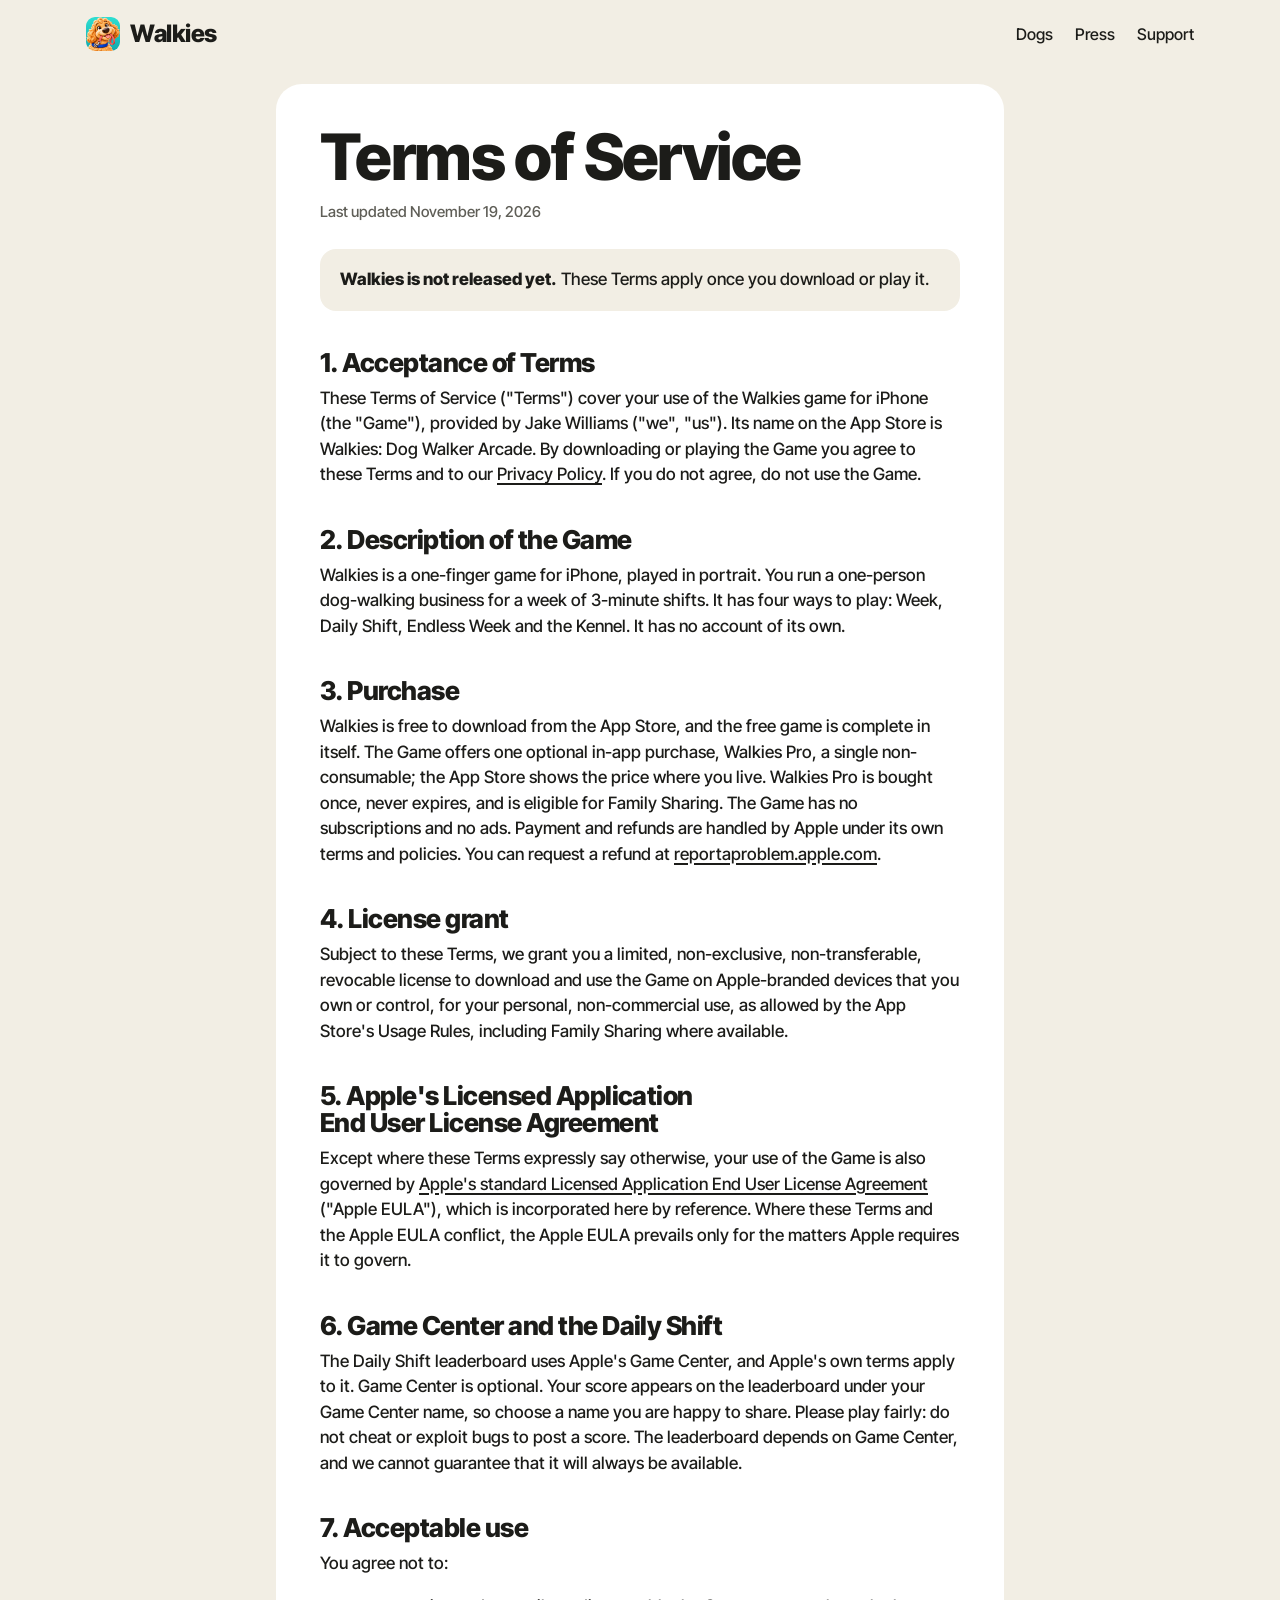
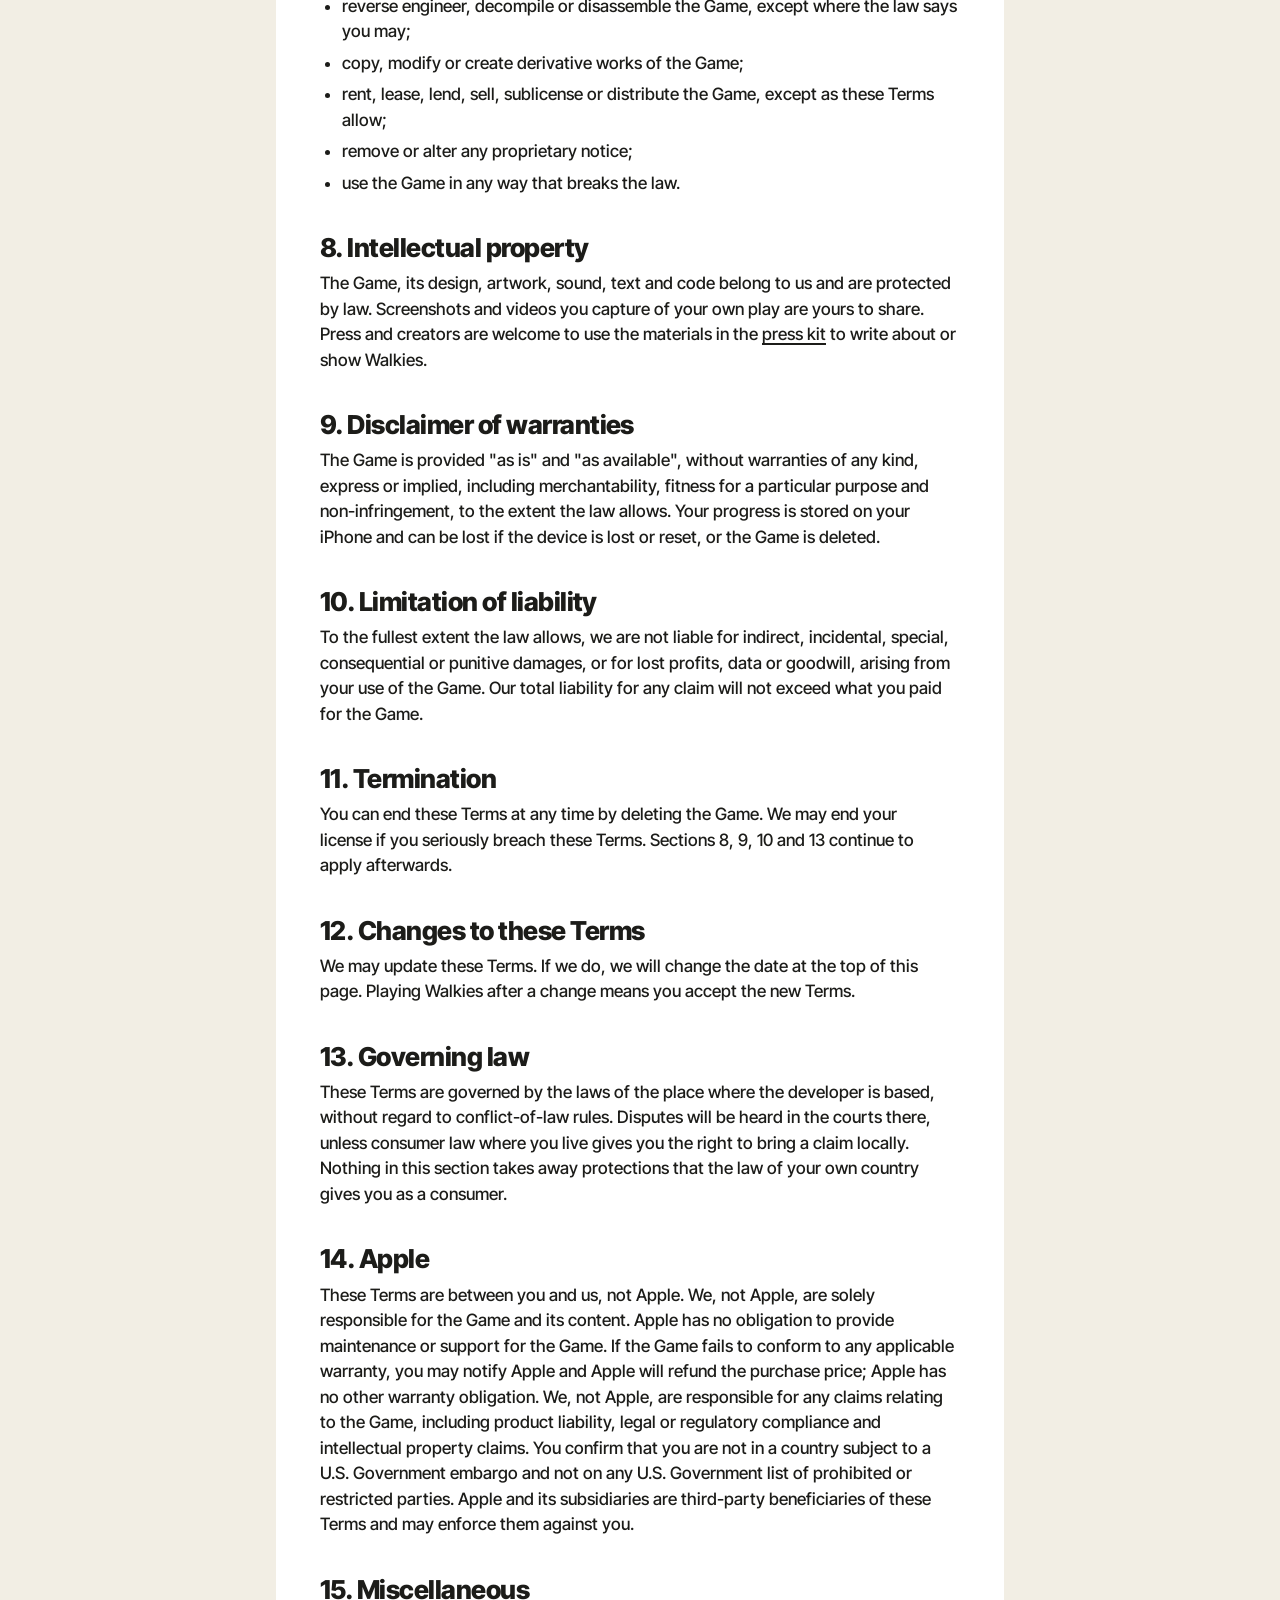
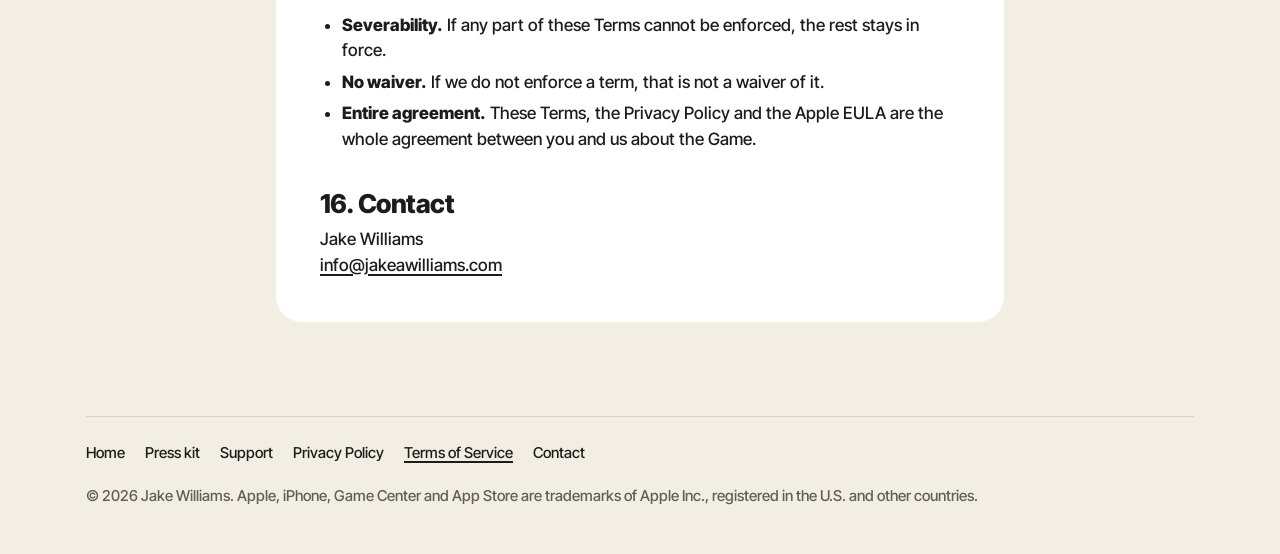
<file: terms-of-service.html>
<!DOCTYPE html>
<html lang="en">
<head>
<meta charset="UTF-8">
<meta name="viewport" content="width=device-width, initial-scale=1">
<title>Terms of Service | Walkies: Dog Walker Arcade</title>
<meta name="apple-itunes-app" content="app-id=6837052461">
<meta name="description" content="The terms for playing Walkies: Dog Walker Arcade, a one-finger iPhone game. Free to download, one optional unlock, no subscriptions and no ads.">
<meta name="color-scheme" content="light dark">
<meta name="theme-color" content="#F2EEE4" media="(prefers-color-scheme: light)">
<meta name="theme-color" content="#0F1412" media="(prefers-color-scheme: dark)">
<!-- appmeta:start --><!-- appmeta:end -->
<link rel="canonical" href="https://jakeintech.github.io/walkies-site/terms-of-service.html">
<link rel="icon" type="image/svg+xml" href="assets/favicon.svg">
<link rel="apple-touch-icon" href="assets/icon.png">
<meta property="og:type" content="website">
<meta property="og:site_name" content="Walkies: Dog Walker Arcade">
<meta property="og:title" content="Terms of Service | Walkies: Dog Walker Arcade">
<meta property="og:description" content="The terms for playing Walkies, a premium one-finger iPhone game.">
<meta property="og:url" content="https://jakeintech.github.io/walkies-site/terms-of-service.html">
<meta property="og:image" content="https://jakeintech.github.io/walkies-site/assets/og.png">
<meta property="og:image:width" content="1200">
<meta property="og:image:height" content="630">
<meta property="og:image:alt" content="Walkies: Dog Walker Arcade. Six leashes. Try not to tangle.">
<meta name="twitter:card" content="summary_large_image">
<meta name="twitter:title" content="Terms of Service | Walkies: Dog Walker Arcade">
<meta name="twitter:description" content="The terms for playing Walkies, a premium one-finger iPhone game.">
<meta name="twitter:image" content="https://jakeintech.github.io/walkies-site/assets/og.png">
<link rel="preconnect" href="https://fonts.googleapis.com">
<link rel="preconnect" href="https://fonts.gstatic.com" crossorigin>
<link rel="stylesheet" href="https://fonts.googleapis.com/css2?family=Inter+Tight:wght@500;800&amp;display=swap">
<link rel="stylesheet" href="assets/site.css">
</head>
<body>
<a class="skip" href="#main">Skip to content</a>
<header class="wrap site-head">
  <a class="brand" href="./" aria-label="Walkies home">
    <object class="app-icon" data="assets/icon.png" type="image/png" aria-hidden="true" tabindex="-1"><img src="assets/favicon.svg" alt="" width="34" height="34"></object>
    Walkies
  </a>
  <nav class="site-nav" aria-label="Site">
    <a href="./#dogs">Dogs</a>
    <a href="press.html">Press</a>
    <a href="support.html">Support</a>
  </nav>
</header>
<main id="main" class="doc">
<div class="card">
<h1>Terms of Service</h1>
<p class="updated">Last updated November 19, 2026</p>

<div class="summary">
<p><strong>Walkies is not released yet.</strong> These Terms apply once you download or play it.</p>
</div>

<h2>1. Acceptance of Terms</h2>
<p>These Terms of Service ("Terms") cover your use of the Walkies game for iPhone (the "Game"), provided by Jake Williams ("we", "us"). Its name on the App Store is Walkies: Dog Walker Arcade. By downloading or playing the Game you agree to these Terms and to our <a href="privacy-policy.html">Privacy Policy</a>. If you do not agree, do not use the Game.</p>

<h2>2. Description of the Game</h2>
<p>Walkies is a one-finger game for iPhone, played in portrait. You run a one-person dog-walking business for a week of 3-minute shifts. It has four ways to play: Week, Daily Shift, Endless Week and the Kennel. It has no account of its own.</p>

<h2>3. Purchase</h2>
<p>Walkies is free to download from the App Store, and the free game is complete in itself. The Game offers one optional in-app purchase, Walkies Pro, a single non-consumable; the App Store shows the price where you live. Walkies Pro is bought once, never expires, and is eligible for Family Sharing. The Game has no subscriptions and no ads. Payment and refunds are handled by Apple under its own terms and policies. You can request a refund at <a href="https://reportaproblem.apple.com">reportaproblem.apple.com</a>.</p>

<h2>4. License grant</h2>
<p>Subject to these Terms, we grant you a limited, non-exclusive, non-transferable, revocable license to download and use the Game on Apple-branded devices that you own or control, for your personal, non-commercial use, as allowed by the App Store's Usage Rules, including Family Sharing where available.</p>

<h2>5. Apple's Licensed Application End User License Agreement</h2>
<p>Except where these Terms expressly say otherwise, your use of the Game is also governed by <a href="https://www.apple.com/legal/internet-services/itunes/dev/stdeula/">Apple's standard Licensed Application End User License Agreement</a> ("Apple EULA"), which is incorporated here by reference. Where these Terms and the Apple EULA conflict, the Apple EULA prevails only for the matters Apple requires it to govern.</p>

<h2>6. Game Center and the Daily Shift</h2>
<p>The Daily Shift leaderboard uses Apple's Game Center, and Apple's own terms apply to it. Game Center is optional. Your score appears on the leaderboard under your Game Center name, so choose a name you are happy to share. Please play fairly: do not cheat or exploit bugs to post a score. The leaderboard depends on Game Center, and we cannot guarantee that it will always be available.</p>

<h2>7. Acceptable use</h2>
<p>You agree not to:</p>
<ul class="list">
<li>reverse engineer, decompile or disassemble the Game, except where the law says you may;</li>
<li>copy, modify or create derivative works of the Game;</li>
<li>rent, lease, lend, sell, sublicense or distribute the Game, except as these Terms allow;</li>
<li>remove or alter any proprietary notice;</li>
<li>use the Game in any way that breaks the law.</li>
</ul>

<h2>8. Intellectual property</h2>
<p>The Game, its design, artwork, sound, text and code belong to us and are protected by law. Screenshots and videos you capture of your own play are yours to share. Press and creators are welcome to use the materials in the <a href="press.html">press kit</a> to write about or show Walkies.</p>

<h2>9. Disclaimer of warranties</h2>
<p>The Game is provided "as is" and "as available", without warranties of any kind, express or implied, including merchantability, fitness for a particular purpose and non-infringement, to the extent the law allows. Your progress is stored on your iPhone and can be lost if the device is lost or reset, or the Game is deleted.</p>

<h2>10. Limitation of liability</h2>
<p>To the fullest extent the law allows, we are not liable for indirect, incidental, special, consequential or punitive damages, or for lost profits, data or goodwill, arising from your use of the Game. Our total liability for any claim will not exceed what you paid for the Game.</p>

<h2>11. Termination</h2>
<p>You can end these Terms at any time by deleting the Game. We may end your license if you seriously breach these Terms. Sections 8, 9, 10 and 13 continue to apply afterwards.</p>

<h2>12. Changes to these Terms</h2>
<p>We may update these Terms. If we do, we will change the date at the top of this page. Playing Walkies after a change means you accept the new Terms.</p>

<h2>13. Governing law</h2>
<p>These Terms are governed by the laws of the place where the developer is based, without regard to conflict-of-law rules. Disputes will be heard in the courts there, unless consumer law where you live gives you the right to bring a claim locally. Nothing in this section takes away protections that the law of your own country gives you as a consumer.</p>

<h2>14. Apple</h2>
<p>These Terms are between you and us, not Apple. We, not Apple, are solely responsible for the Game and its content. Apple has no obligation to provide maintenance or support for the Game. If the Game fails to conform to any applicable warranty, you may notify Apple and Apple will refund the purchase price; Apple has no other warranty obligation. We, not Apple, are responsible for any claims relating to the Game, including product liability, legal or regulatory compliance and intellectual property claims. You confirm that you are not in a country subject to a U.S. Government embargo and not on any U.S. Government list of prohibited or restricted parties. Apple and its subsidiaries are third-party beneficiaries of these Terms and may enforce them against you.</p>

<h2>15. Miscellaneous</h2>
<ul class="list">
<li><strong>Severability.</strong> If any part of these Terms cannot be enforced, the rest stays in force.</li>
<li><strong>No waiver.</strong> If we do not enforce a term, that is not a waiver of it.</li>
<li><strong>Entire agreement.</strong> These Terms, the Privacy Policy and the Apple EULA are the whole agreement between you and us about the Game.</li>
</ul>

<h2>16. Contact</h2>
<p>Jake Williams<br><a href="mailto:info@jakeawilliams.com">info@jakeawilliams.com</a></p>
</div>
</main>
<footer class="site-foot">
  <div class="wrap">
    <nav aria-label="Footer">
      <a href="./">Home</a>
      <a href="press.html">Press kit</a>
      <a href="support.html">Support</a>
      <a href="privacy-policy.html">Privacy Policy</a>
      <a href="terms-of-service.html" aria-current="page">Terms of Service</a>
      <a href="mailto:info@jakeawilliams.com">Contact</a>
    </nav>
    <p>&copy; 2026 Jake Williams. Apple, iPhone, Game Center and App Store are trademarks of Apple Inc., registered in the U.S. and other countries.</p>
  </div>
</footer>
</body>
</html>
</file>
<file: assets/site.css>
/* Walkies site.
   Day theme "Daylight map": warm paper ground, white surfaces, ink text. Dark theme "Night walk"
   under prefers-color-scheme: dark. No borders or shadows on cards, 26px blocks, pill buttons,
   the primary button is ink, and coat yellow appears only on the walker and on Big client cards.
   One family, Inter Tight: 500 for text, 800 for titles and numerals.
   Text pairs, worst case: quiet on ground 5.6:1 (Day) and 7.1:1 (Night); quiet on surface 6.4:1
   and 6.0:1; ink on coat 9.6:1. Nothing sets text on a leash, pond, tree or house colour. */

:root {
  --ground: #F2EEE4;
  --surface: #FFFFFF;
  --ink: #1C1C19;
  --quiet: #5F5E57;
  --btn: #1C1C19;
  --on-btn: #F2EEE4;
  --coat: #F5B700;
  --on-coat: #1C1C19;
  --line: rgba(28, 28, 25, 0.12);
  --dot: rgba(28, 28, 25, 0.2);
  /* the park */
  --road: #FFFFFF;
  --pond: #BCD8E4;
  --tree: #9CBE98;
  --tree-2: #84AB82;
  --lamp: #1C1C19;
  --house: #E6DFCF;
  --leash-1: #E5484D;
  --leash-2: #3E63DD;
  --leash-3: #8E4EC6;
  --leash-4: #2F9E6B;
  --leash-5: #E0762B;
  --leash-6: #D6409F;
  --spot: 0.2;      /* strength of the leash-coloured disc under each dog */
  --tint: 22%;      /* strength of the leash tint behind each portrait */

  --sans: "Inter Tight", "Inter", system-ui, -apple-system, "Helvetica Neue", Arial, sans-serif;
  --radius: 26px;
  --radius-sm: 16px;
  --gutter: 16px;
  --wide: 1140px;
  --text: 760px;
  color-scheme: light;
}

@media (prefers-color-scheme: dark) {
  :root {
    --ground: #0F1412;
    --surface: #1C2521;
    --ink: #F3F1EA;
    --quiet: #9AA39C;
    --btn: #F3F1EA;
    --on-btn: #0F1412;
    --line: rgba(243, 241, 234, 0.14);
    --dot: rgba(243, 241, 234, 0.2);
    --road: #2A3430;
    --pond: #1D3A47;
    --tree: #2C4A39;
    --tree-2: #3A5E49;
    --lamp: #F6C445;
    --house: #333D37;
    --leash-1: #FF6B5E;
    --leash-2: #6EA8FF;
    --leash-3: #C39BFF;
    --leash-4: #4CC38A;
    --leash-5: #FF9A52;
    --leash-6: #F470C0;
    --spot: 0.34;
    --tint: 42%;
    color-scheme: dark;
  }
}

* { box-sizing: border-box; }
html { -webkit-text-size-adjust: 100%; background: var(--ground); }
body {
  margin: 0;
  background: var(--ground);
  color: var(--ink);
  font-family: var(--sans);
  font-weight: 500;
  font-size: 17px;
  line-height: 1.5;
  -webkit-font-smoothing: antialiased;
  overflow-wrap: break-word;
  /* keep the footer at the bottom of short pages such as the 404 */
  min-height: 100vh;
  min-height: 100dvh;
  display: flex;
  flex-direction: column;
}
main { flex: 1 0 auto; }
img, svg { max-width: 100%; height: auto; display: block; }
a { color: inherit; text-decoration: underline; text-decoration-thickness: 1.5px; text-underline-offset: 3px; }
a:hover { text-decoration-thickness: 2.5px; }
:focus-visible { outline: 3px solid var(--ink); outline-offset: 2px; border-radius: 6px; }
h1, h2, h3 { font-weight: 800; line-height: 1.04; letter-spacing: -0.02em; margin: 0; text-wrap: balance; }
p { margin: 0 0 1em; text-wrap: pretty; }
strong, b { font-weight: 800; }
ul, ol { margin: 0; padding: 0; list-style: none; }
.wrap { width: 100%; max-width: var(--wide); margin: 0 auto; padding: 0 var(--gutter); }
.nb { white-space: nowrap; }
.skip { position: absolute; left: -999px; top: 12px; z-index: 10; }
.skip:focus { left: var(--gutter); }

/* A small quiet label, set above a title or a numeral */
.label { font-size: 15px; line-height: 1.3; color: var(--quiet); margin: 0 0 10px; }
.small { font-size: 15px; line-height: 1.4; color: var(--quiet); }

/* Surfaces: a white block, no border, no shadow. A touch of dot texture fades in from the right edge. */
.card { position: relative; isolation: isolate; overflow: hidden; background: var(--surface); border-radius: var(--radius); padding: 22px; }
.card::after {
  content: ""; position: absolute; inset: 0; z-index: -1; pointer-events: none;
  background: radial-gradient(circle, var(--dot) 1px, transparent 1.5px) 0 0 / 12px 12px;
  -webkit-mask-image: linear-gradient(to left, #000, transparent 88px);
  mask-image: linear-gradient(to left, #000, transparent 88px);
}
.card p:last-child { margin-bottom: 0; }

/* Buttons: pills. The primary action is ink, never yellow. */
.btn, .skip {
  display: inline-flex; align-items: center; justify-content: center; gap: 8px;
  min-height: 52px; padding: 0 26px;
  background: var(--btn); color: var(--on-btn);
  border: 0; border-radius: 999px;
  font-weight: 800; font-size: 17px; line-height: 1.2; letter-spacing: -0.01em; text-decoration: none;
}
.btn:hover { text-decoration: underline; text-decoration-thickness: 2px; }
.btn:active { transform: scale(0.98); }
/* Status, not a control */
.soon {
  display: inline-flex; align-items: center; gap: 8px; min-height: 52px; padding: 0 22px;
  background: var(--surface); color: var(--ink); border-radius: 999px;
  font-size: 16px; line-height: 1.2;
}
.chip {
  display: inline-flex; align-items: center; gap: 6px; min-height: 32px; padding: 3px 13px;
  background: var(--ground); color: var(--ink); border-radius: 999px;
  font-size: 15px; line-height: 1.25;
}

/* Icons: the game's solid set, tinted with the text colour of the surface */
.ico { display: inline-block; flex: none; width: 24px; height: 24px; background: currentColor; -webkit-mask: center / contain no-repeat; mask: center / contain no-repeat; }
.ico.sm { width: 18px; height: 18px; }
.i-alert { -webkit-mask-image: url("icons/alert.svg"); mask-image: url("icons/alert.svg"); }
.i-bone { -webkit-mask-image: url("icons/bone.svg"); mask-image: url("icons/bone.svg"); }
.i-check { -webkit-mask-image: url("icons/check.svg"); mask-image: url("icons/check.svg"); }
.i-clock { -webkit-mask-image: url("icons/clock.svg"); mask-image: url("icons/clock.svg"); }
.i-heart { -webkit-mask-image: url("icons/heart.svg"); mask-image: url("icons/heart.svg"); }
.i-home { -webkit-mask-image: url("icons/home.svg"); mask-image: url("icons/home.svg"); }
.i-pack { -webkit-mask-image: url("icons/pack.svg"); mask-image: url("icons/pack.svg"); }
.i-paw { -webkit-mask-image: url("icons/paw.svg"); mask-image: url("icons/paw.svg"); }
.i-restart { -webkit-mask-image: url("icons/restart.svg"); mask-image: url("icons/restart.svg"); }
.i-sniff { -webkit-mask-image: url("icons/sniff.svg"); mask-image: url("icons/sniff.svg"); }
.i-stamina { -webkit-mask-image: url("icons/stamina.svg"); mask-image: url("icons/stamina.svg"); }
.i-storm { -webkit-mask-image: url("icons/storm.svg"); mask-image: url("icons/storm.svg"); }
.i-treat { -webkit-mask-image: url("icons/treat.svg"); mask-image: url("icons/treat.svg"); }
.i-tug { -webkit-mask-image: url("icons/tug.svg"); mask-image: url("icons/tug.svg"); }
.i-twirl { -webkit-mask-image: url("icons/twirl.svg"); mask-image: url("icons/twirl.svg"); }
.i-twist { -webkit-mask-image: url("icons/twist.svg"); mask-image: url("icons/twist.svg"); }
.i-whistle { -webkit-mask-image: url("icons/whistle.svg"); mask-image: url("icons/whistle.svg"); }
.i-wrap { -webkit-mask-image: url("icons/wrap.svg"); mask-image: url("icons/wrap.svg"); }
.i-zoom { -webkit-mask-image: url("icons/zoom.svg"); mask-image: url("icons/zoom.svg"); }

/* Header */
.site-head { display: flex; flex-wrap: wrap; align-items: center; justify-content: space-between; gap: 4px 12px; padding-top: 12px; padding-bottom: 12px; }
.brand { display: inline-flex; align-items: center; gap: 10px; min-height: 44px; color: var(--ink); text-decoration: none; font-weight: 800; font-size: 24px; line-height: 1; letter-spacing: -0.02em; }
.app-icon { display: block; flex: none; width: 34px; height: 34px; border-radius: 9px; overflow: hidden; pointer-events: none; }
.app-icon img { width: 100%; height: 100%; }
.site-nav { display: flex; align-items: center; gap: 2px; margin-right: -10px; font-size: 16px; }
.site-nav a { display: inline-flex; align-items: center; min-height: 44px; padding: 0 10px; text-decoration: none; border-radius: 999px; }
.site-nav a:hover { text-decoration: underline; text-decoration-thickness: 1.5px; }
.site-nav a[aria-current="page"] { text-decoration: underline; text-decoration-thickness: 2.5px; text-underline-offset: 6px; }
@media (max-width: 419px) {
  /* keep the brand and the three links on one row down to 360px */
  .brand { gap: 8px; }
  .site-nav { margin-right: -8px; font-size: 15px; }
  .site-nav a { padding: 0 8px; }
}

/* Hero */
.hero { padding: 24px 0 40px; }
.hero-grid { display: grid; gap: 28px; align-items: center; }
.hero h1 { font-size: clamp(46px, 13vw, 76px); line-height: 0.98; letter-spacing: -0.025em; margin-bottom: 20px; }
.hero h1 .line { display: block; }
.lede { font-size: 19px; line-height: 1.45; max-width: 30em; margin-bottom: 24px; }
.cta { display: flex; flex-wrap: wrap; align-items: center; gap: 12px; }
.cta a:not(.btn) { display: inline-flex; align-items: center; min-height: 44px; padding: 0 4px; }
.fine { font-size: 15px; line-height: 1.45; color: var(--quiet); margin: 16px 0 0; }
.park { margin: 0; }
.park svg, .scene svg { width: 100%; }
.park .frame { border-radius: var(--radius); overflow: hidden; }
.park figcaption { font-size: 14px; color: var(--quiet); margin-top: 10px; text-align: center; }
@media (min-width: 960px) {
  .hero { padding: 40px 0 64px; }
  .hero-grid { grid-template-columns: minmax(0, 1fr) minmax(0, 1.1fr); gap: 48px; }
  .hero h1 { font-size: clamp(60px, 5.6vw, 82px); }
  .lede { font-size: 21px; }
}

/* Inline art: a flat map drawn with the theme's park colours. No outlines. */
.art .f-map { fill: var(--ground); }
.art .s-road { fill: none; stroke: var(--road); stroke-linecap: round; stroke-linejoin: round; }
.art .f-road { fill: var(--road); }
.art .f-pond { fill: var(--pond); }
.art .f-tree { fill: var(--tree); }
.art .f-tree2 { fill: var(--tree-2); }
.art .f-lamp { fill: var(--lamp); }
.art .f-house { fill: var(--house); }
.art .f-park { fill: var(--tree); fill-opacity: 0.4; }
.art .f-coat { fill: var(--coat); }
.art .f-hair { fill: #8A5A3B; }
.art .f-skin { fill: #FFF3DC; }
.art .s-skin { fill: none; stroke: #FFF3DC; }
.art .f-ink { fill: var(--ink); }
.art .f-onink { fill: var(--ground); }
.art .f-surface { fill: var(--surface); }
.art .f-mess { fill: #8A5A3B; }
.art .f-l1 { fill: var(--leash-1); } .art .f-l2 { fill: var(--leash-2); } .art .f-l3 { fill: var(--leash-3); }
.art .f-l4 { fill: var(--leash-4); } .art .f-l5 { fill: var(--leash-5); } .art .f-l6 { fill: var(--leash-6); }
.art .spot { fill-opacity: var(--spot); }
.art .ring { fill: none; stroke: var(--ink); stroke-width: 2.5; stroke-linecap: round; stroke-dasharray: 1 6; }
.art .t-num { font-family: var(--sans); font-weight: 800; letter-spacing: -0.02em; }
.art .t-text { font-family: var(--sans); font-weight: 500; }
/* A leash: one thin line, no casing */
.leash { fill: none; stroke-width: 3.5; stroke-linecap: round; stroke-linejoin: round; }
.leash.l1 { stroke: var(--leash-1); }
.leash.l2 { stroke: var(--leash-2); stroke-dasharray: 8 5; stroke-linecap: butt; }
.leash.l3 { stroke: var(--leash-3); stroke-dasharray: 1 6; }
.leash.l4 { stroke: var(--leash-4); }
.leash.l5 { stroke: var(--leash-5); }
.leash.l6 { stroke: var(--leash-6); }

/* Stats row: true product facts, unboxed. A quiet label above a large numeral. */
.stats { display: grid; grid-template-columns: repeat(2, 1fr); gap: 28px 16px; padding: 8px 0 24px; }
.stat .lab { display: block; font-size: 15px; line-height: 1.3; color: var(--quiet); }
.stat .num { display: block; font-weight: 800; font-size: clamp(64px, 19vw, 84px); line-height: 0.95; letter-spacing: -0.05em; font-variant-numeric: tabular-nums; }
@media (min-width: 720px) {
  .stats { grid-template-columns: repeat(5, 1fr); gap: 24px; padding: 16px 0 32px; }
  .stat .num { font-size: clamp(72px, 8.4vw, 116px); }
}

/* Sections */
.section { padding: 44px 0; }
.section h2, .closing h2 { font-size: clamp(34px, 8.6vw, 56px); letter-spacing: -0.025em; margin-bottom: 24px; }
.intro { font-size: 19px; line-height: 1.45; max-width: 32em; margin: -10px 0 28px; }
.after { margin: 20px 0 0; max-width: 36em; }
@media (min-width: 960px) { .section { padding: 68px 0; } }

.steps, .grid3, .grid4, .modes, .dogs, .split { display: grid; gap: 16px; }
.scene { border-radius: var(--radius-sm); overflow: hidden; margin: 0 0 18px; background: var(--ground); }
.steps h3, .grid3 h3, .grid4 h3, .modes h3, .split h3 { font-size: 24px; margin-bottom: 8px; }
h3.with-ico { display: flex; align-items: center; gap: 8px; }
@media (min-width: 620px) { .grid4 { grid-template-columns: repeat(2, 1fr); gap: 20px; } }
@media (min-width: 860px) {
  .steps, .grid3 { grid-template-columns: repeat(3, 1fr); gap: 20px; }
  .split { grid-template-columns: repeat(2, 1fr); gap: 20px; }
}
@media (min-width: 1100px) { .grid4.four { grid-template-columns: repeat(4, 1fr); } }

/* More dogs, more pay; and the growing neighbourhood */
.pay { margin-top: 16px; display: grid; gap: 18px; align-items: center; }
.pay .scene { margin: 0; }
.pay h3 { font-size: 24px; margin-bottom: 8px; }
.ladder { display: flex; flex-wrap: wrap; align-items: baseline; gap: 6px 22px; margin: 0; }
.ladder .rung { display: flex; flex-direction: column; }
.ladder .x { font-weight: 800; font-size: 56px; line-height: 1; letter-spacing: -0.05em; }
.ladder .to { color: var(--quiet); }
@media (min-width: 860px) { .pay { grid-template-columns: 1fr auto; gap: 40px; margin-top: 20px; padding: 26px 28px; } .pay.wide { grid-template-columns: minmax(0, 400px) 1fr; padding: 22px; } }

/* The dogs */
.dogs { grid-template-columns: repeat(2, minmax(0, 1fr)); gap: 12px; }
.dog { padding: 18px 12px 20px; text-align: center; }
.face { display: block; width: 88px; height: 88px; margin: 0 auto 12px; border-radius: 50%; background: var(--ground); overflow: hidden; }
.face img { width: 100%; height: 100%; padding: 6px; }
.tint-1 { background: color-mix(in srgb, var(--leash-1) var(--tint), var(--surface)); }
.tint-2 { background: color-mix(in srgb, var(--leash-2) var(--tint), var(--surface)); }
.tint-3 { background: color-mix(in srgb, var(--leash-3) var(--tint), var(--surface)); }
.tint-4 { background: color-mix(in srgb, var(--leash-4) var(--tint), var(--surface)); }
.tint-5 { background: color-mix(in srgb, var(--leash-5) var(--tint), var(--surface)); }
.tint-6 { background: color-mix(in srgb, var(--leash-6) var(--tint), var(--surface)); }
.dog h3 { font-size: 24px; margin-bottom: 2px; }
.dog .breed { color: var(--quiet); font-size: 15px; line-height: 1.3; margin-bottom: 12px; }
.dog .swatch { width: 64px; margin: 12px auto 0; }
@media (min-width: 720px) { .dogs { grid-template-columns: repeat(3, minmax(0, 1fr)); gap: 20px; } .dog { padding: 24px 16px; } }
@media (min-width: 1040px) { .dogs { grid-template-columns: repeat(6, minmax(0, 1fr)); gap: 16px; } .dog { padding: 22px 8px; } }

/* The week */
.picks { display: grid; grid-template-columns: repeat(3, 1fr); gap: 8px; margin: 0 0 18px; }
.pick { display: flex; flex-direction: column; align-items: center; gap: 8px; padding: 16px 4px 14px; background: var(--ground); border-radius: var(--radius-sm); font-size: 15px; line-height: 1.2; text-align: center; }
.pick.big { background: var(--coat); color: var(--on-coat); font-weight: 800; }
.chips { display: flex; flex-wrap: wrap; gap: 8px; margin: 0 0 18px; }
.strikes { display: flex; gap: 14px; margin: 0 0 12px; font-weight: 800; font-size: 56px; line-height: 1; letter-spacing: -0.05em; }
.strikes span:not(:last-child) { color: var(--quiet); }

/* Modes */
.modes .ico { margin-bottom: 14px; width: 28px; height: 28px; }
@media (min-width: 620px) { .modes { grid-template-columns: repeat(2, 1fr); gap: 20px; } }
@media (min-width: 1040px) { .modes { grid-template-columns: repeat(4, 1fr); } }

/* Easy to read */
.read { display: grid; gap: 4px 32px; margin: 0; }
.read li { display: flex; align-items: flex-start; gap: 10px; padding: 8px 0; }
.read .ico { margin-top: 1px; }
@media (min-width: 720px) { .read { grid-template-columns: repeat(2, 1fr); } }

/* Screenshot slots. Each <object> shows assets/screens/screen-N.png once that file exists,
   and the drawing inside it until then. */
.shots { display: flex; gap: 16px; overflow-x: auto; scroll-snap-type: x mandatory; padding: 2px var(--gutter) 8px; margin: 0 calc(var(--gutter) * -1); }
.shots li { flex: none; width: min(62vw, 250px); scroll-snap-align: center; }
.phone { aspect-ratio: 9 / 19.5; border-radius: var(--radius); overflow: hidden; background: var(--surface); }
.phone object { display: block; width: 100%; height: 100%; object-fit: cover; }
.slot { position: relative; display: block; width: 100%; height: 100%; }
.slot svg { width: 100%; height: 100%; }
.slot .chip { position: absolute; left: 50%; bottom: 16px; transform: translateX(-50%); white-space: nowrap; background: var(--ink); color: var(--ground); }
@media (min-width: 860px) { .shots { justify-content: center; gap: 28px; overflow: visible; } }

/* One price / no data */
.split ul { margin: 0 0 1em; }
.split li { display: flex; align-items: center; gap: 8px; padding: 4px 0; }
.split .chip { margin-bottom: 14px; }
.price { font-weight: 800; font-size: 76px; line-height: 0.95; letter-spacing: -0.05em; margin: 0 0 10px; }

/* Closing */
.closing { padding: 56px 0 72px; text-align: center; }
.closing p { max-width: 30em; margin-left: auto; margin-right: auto; }
.closing .cta { justify-content: center; margin-top: 22px; }
.closing .app-icon { width: 72px; height: 72px; border-radius: 18px; margin: 0 auto 18px; }

/* Footer */
.site-foot { padding: 22px 0 40px; color: var(--quiet); font-size: 15px; }
.site-foot .wrap > nav { border-top: 1px solid var(--line); padding-top: 14px; }
.site-foot nav { display: flex; flex-wrap: wrap; gap: 0 20px; margin-bottom: 10px; color: var(--ink); }
.site-foot nav a { display: inline-flex; align-items: center; min-height: 44px; text-decoration: none; }
.site-foot nav a:hover, .site-foot nav a[aria-current="page"] { text-decoration: underline; text-decoration-thickness: 1.5px; }
.site-foot p { margin: 0 0 6px; max-width: 60em; }

/* Legal, support and press pages: one white block on the paper */
.doc { width: 100%; max-width: var(--text); margin: 8px auto 56px; padding: 0 var(--gutter); }
.doc.wide { max-width: 980px; }
.doc > .card { padding: 26px 20px 30px; }
.doc > .card::after { display: none; }
.doc h1 { font-size: clamp(42px, 10vw, 64px); letter-spacing: -0.025em; margin-bottom: 10px; }
.doc .updated { font-size: 15px; color: var(--quiet); margin-bottom: 26px; }
.doc h2 { font-size: 26px; margin: 38px 0 10px; }
.doc h3 { font-size: 18px; line-height: 1.3; letter-spacing: -0.01em; margin: 22px 0 6px; }
.doc ul.list, .doc ol.list { list-style: disc; padding-left: 22px; margin: 0 0 1em; }
.doc .list li { margin-bottom: 6px; }
.doc .lede { max-width: none; }
.summary { background: var(--ground); border-radius: var(--radius-sm); padding: 18px 20px; margin: 0 0 8px; }
.summary p:last-child, .summary ul:last-child { margin-bottom: 0; }
.summary .btn { margin-top: 4px; }
.table-wrap { overflow-x: auto; margin: 0 0 1em; background: var(--ground); border-radius: var(--radius-sm); }
table { border-collapse: collapse; width: 100%; min-width: 540px; font-size: 15px; line-height: 1.4; }
th, td { text-align: left; vertical-align: top; padding: 11px 14px; border-top: 1px solid var(--line); }
thead th { border-top: 0; font-weight: 800; }
@media (max-width: 640px) {
  /* stack the table on phones so no column hides behind a sideways scroll */
  .table-wrap { overflow: visible; }
  table { min-width: 0; }
  thead { position: absolute; width: 1px; height: 1px; overflow: hidden; clip-path: inset(50%); }
  table, tbody, tr, td { display: block; }
  tr { border-top: 1px solid var(--line); padding: 8px 0; }
  tbody tr:first-child { border-top: 0; }
  td { border: 0; padding: 4px 14px; }
  td::before { content: attr(data-label); display: block; font-size: 13px; color: var(--quiet); }
}
@media (min-width: 720px) { .doc > .card { padding: 40px 44px 44px; } .doc { margin-top: 16px; margin-bottom: 72px; } }

.faq details { border-top: 1px solid var(--line); }
.faq details:last-child { border-bottom: 1px solid var(--line); }
.faq summary { position: relative; cursor: pointer; list-style: none; min-height: 48px; padding: 13px 44px 13px 0; font-weight: 800; font-size: 18px; line-height: 1.3; letter-spacing: -0.01em; }
.faq summary::-webkit-details-marker { display: none; }
.faq summary::after { content: "+"; position: absolute; right: 6px; top: 7px; font-weight: 500; font-size: 28px; line-height: 1.2; }
.faq details[open] summary::after { content: "\2013"; }
.faq details p { margin: 0 0 16px; max-width: 36em; }

/* Press kit */
.facts { margin: 0 0 1em; background: var(--ground); border-radius: var(--radius-sm); overflow: hidden; }
.facts div { display: grid; grid-template-columns: 1fr; gap: 0 16px; padding: 11px 16px; border-top: 1px solid var(--line); }
.facts div:first-child { border-top: 0; }
.facts dt { font-size: 15px; color: var(--quiet); }
.facts dd { margin: 0; }
@media (min-width: 620px) { .facts div { grid-template-columns: 170px 1fr; align-items: baseline; } }
.kit { display: grid; grid-template-columns: repeat(2, minmax(0, 1fr)); gap: 12px; margin: 0 0 1em; }
.kit li { background: var(--ground); border-radius: var(--radius-sm); padding: 16px 8px 10px; text-align: center; font-size: 15px; line-height: 1.35; }
.kit .face { width: 80px; height: 80px; }
.kit b { display: block; font-size: 20px; line-height: 1.1; letter-spacing: -0.02em; }
.kit a { display: inline-flex; align-items: center; min-height: 44px; }
.kit .walk { width: 80px; height: 80px; margin: 0 auto 12px; padding: 12px; background: var(--surface); border-radius: 50%; object-fit: contain; }
@media (min-width: 620px) { .kit { grid-template-columns: repeat(3, minmax(0, 1fr)); } }
@media (min-width: 900px) { .kit { grid-template-columns: repeat(4, minmax(0, 1fr)); } }

/* 404 */
.lost { width: 100%; max-width: 620px; margin: 24px auto 72px; padding: 0 var(--gutter); text-align: center; }
.lost .card { padding: 22px 22px 30px; }
.lost h1 { font-size: clamp(42px, 11vw, 64px); letter-spacing: -0.025em; margin-bottom: 10px; }
.lost .cta { justify-content: center; margin-top: 20px; }

@media (prefers-reduced-motion: no-preference) {
  html { scroll-behavior: smooth; }
  .btn { transition: transform 0.08s ease; }
}
</file>
